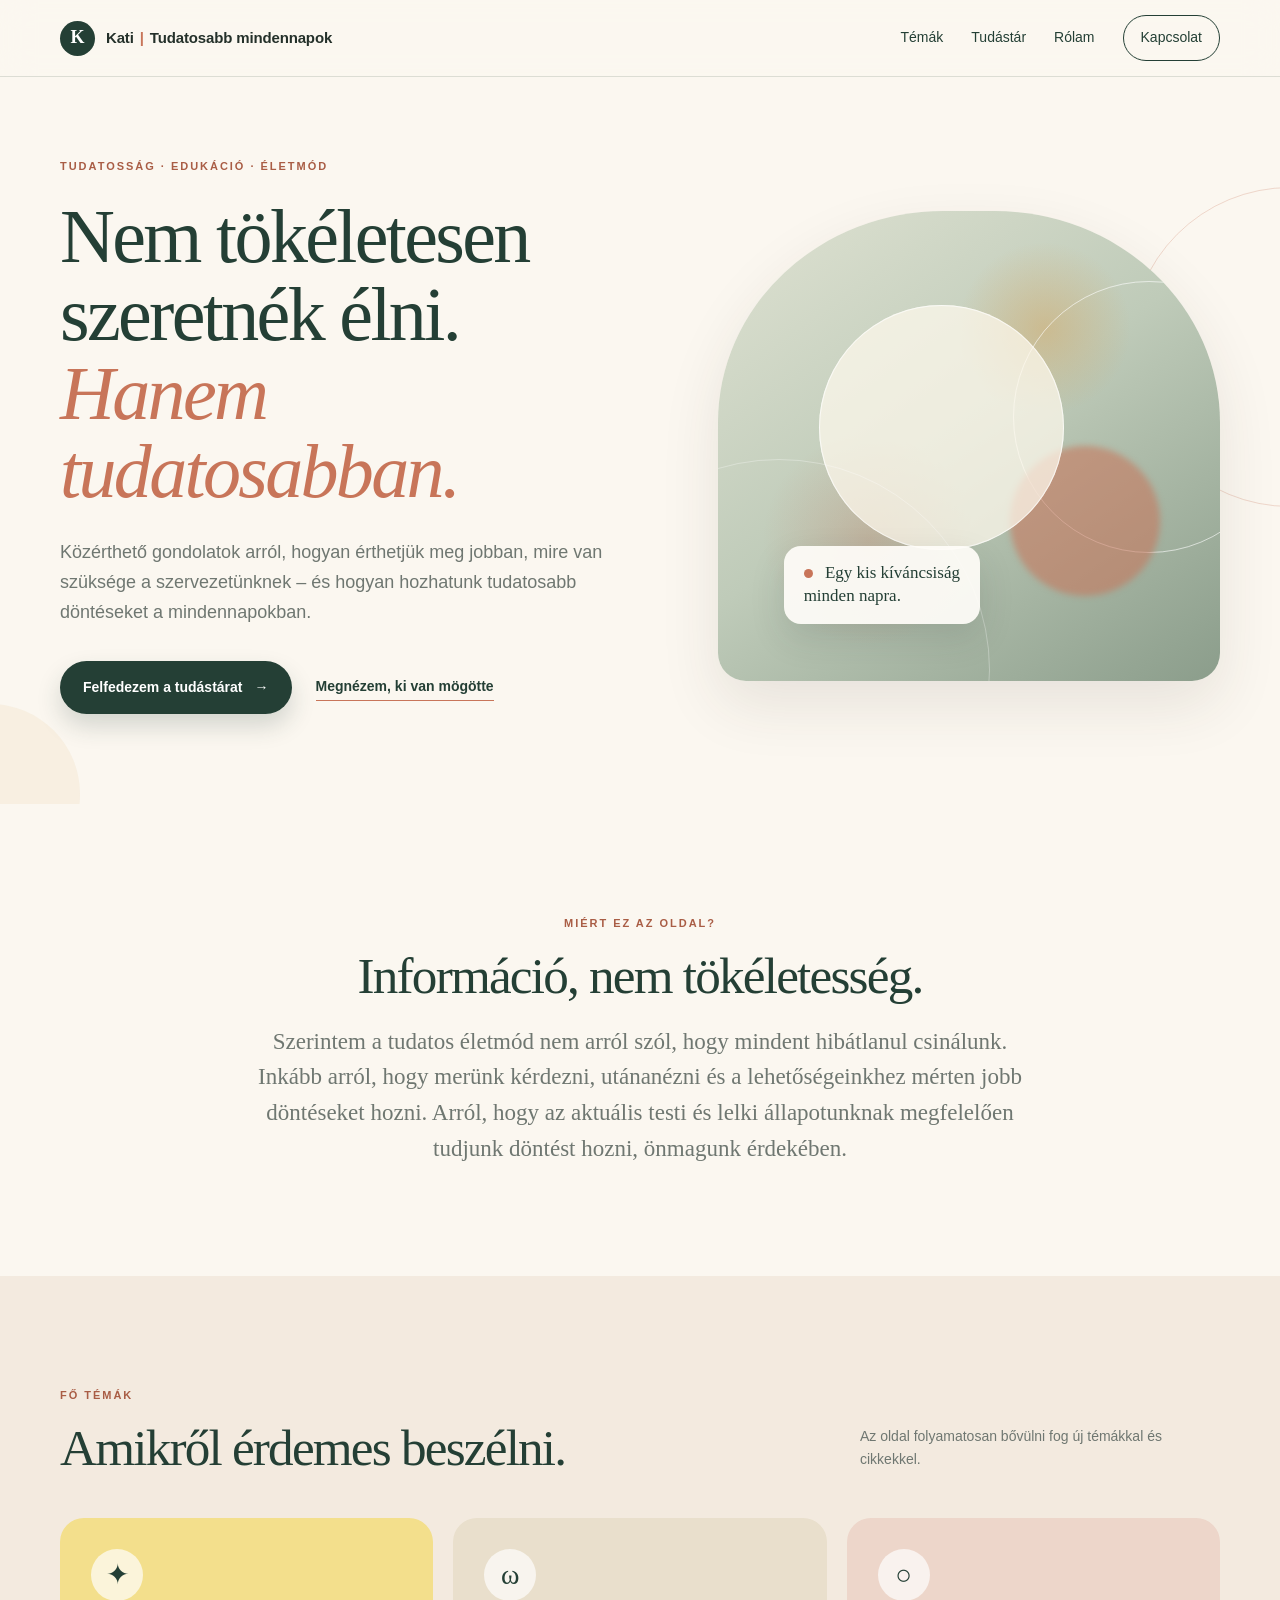
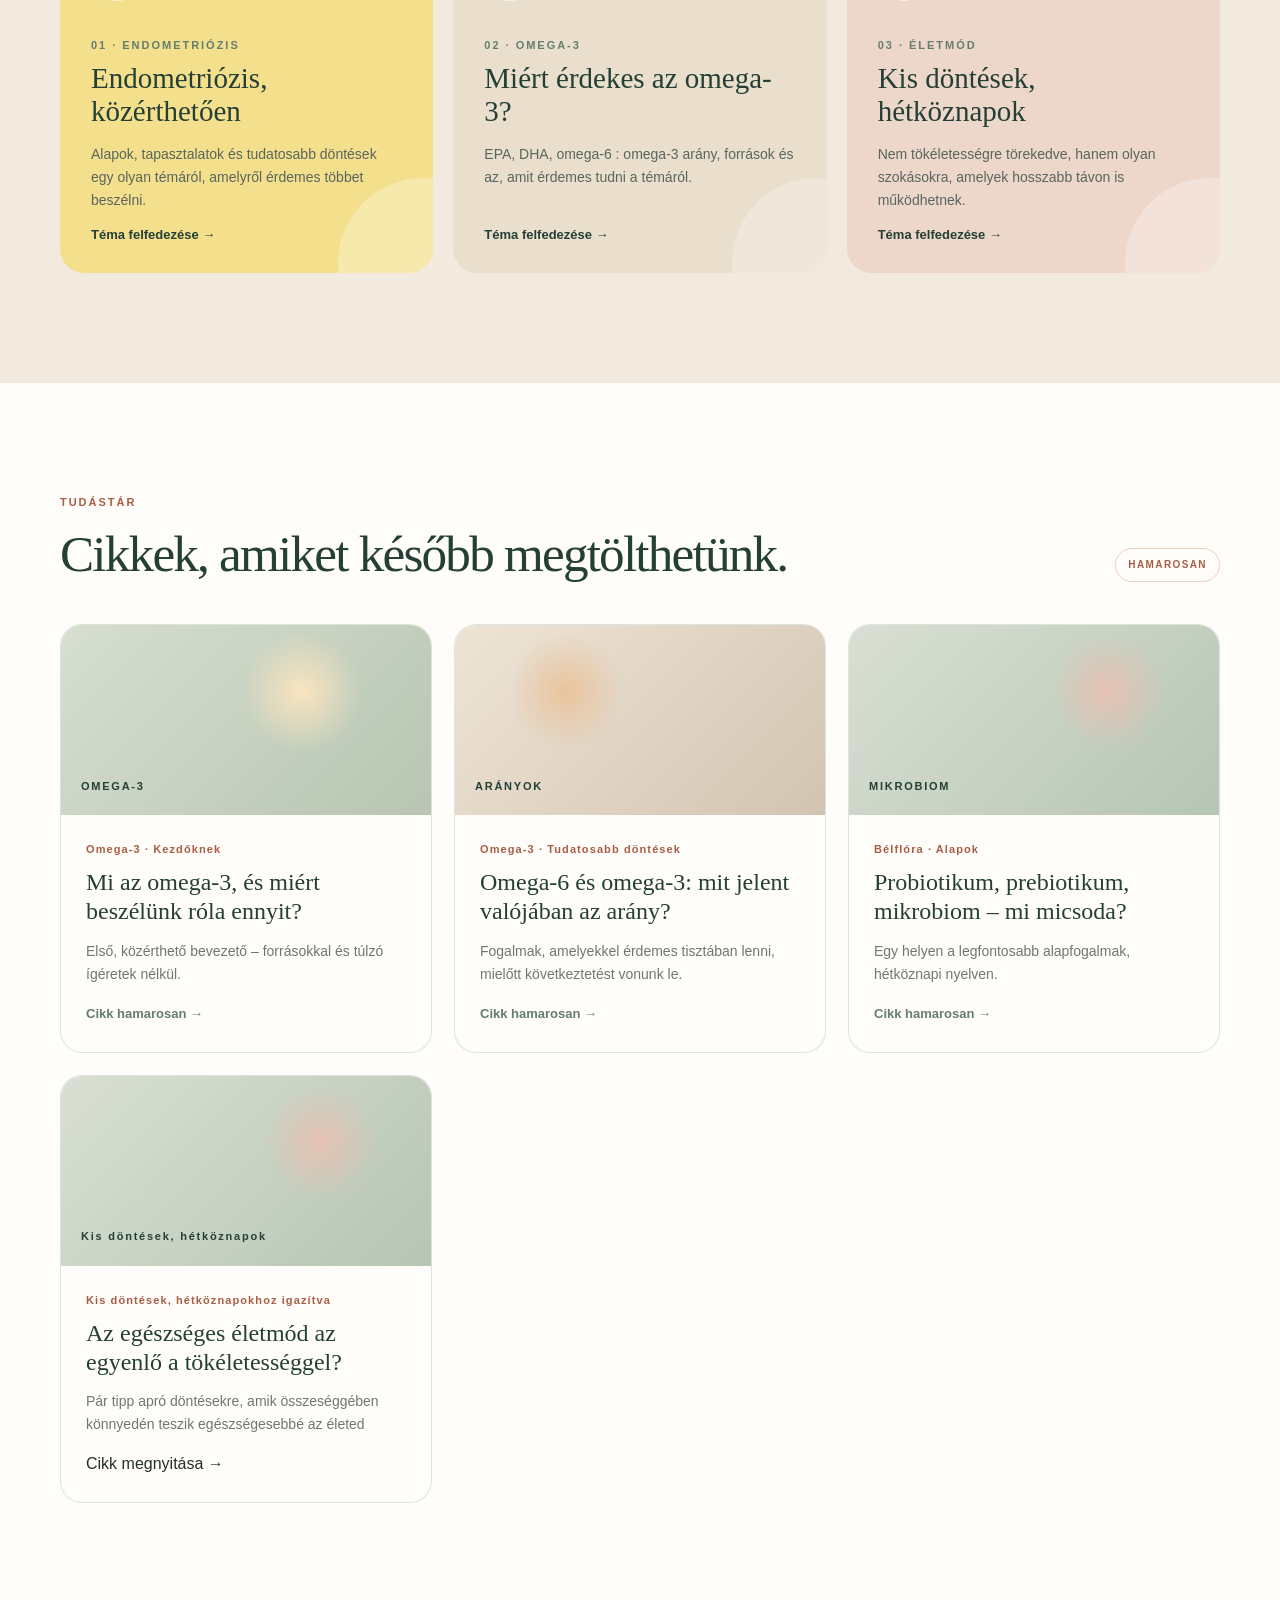
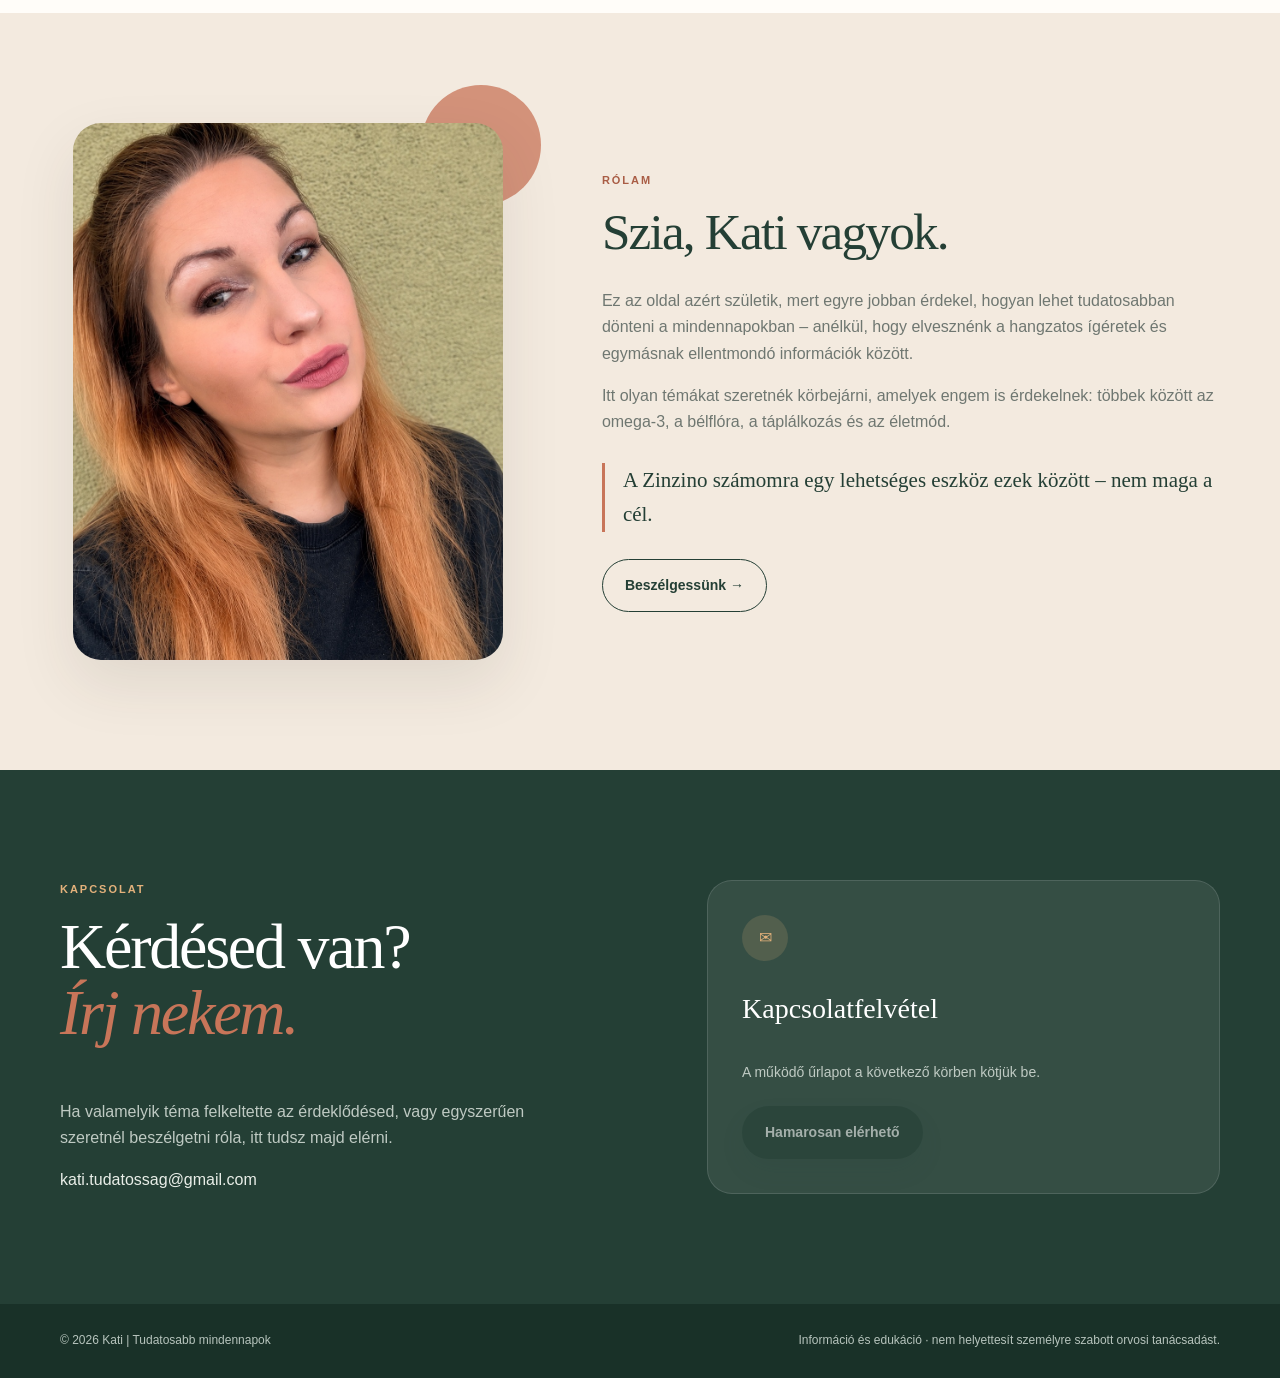
<file: index.html>
<!DOCTYPE html>
<html lang="hu">
<head>
  <meta charset="UTF-8">
  <meta name="viewport" content="width=device-width, initial-scale=1.0">
  <meta name="description" content="Kati | Tudatosabb mindennapok – közérthető írások táplálkozásról, omega-3-ról, bélflóráról és tudatosabb életmódról.">
  <title>Kati | Tudatosabb mindennapok</title>
  <link rel="stylesheet" href="styles.css">
</head>
<body>

  <header class="site-header">
    <div class="container nav-wrap">
      <a class="brand" href="#top">
        <span class="brand-mark">K</span>
        <span>Kati <strong>|</strong> Tudatosabb mindennapok</span>
      </a>

      <nav class="nav">
        <a href="#temak">Témák</a>
        <a href="#tudastar">Tudástár</a>
        <a href="#rolam">Rólam</a>
        <a class="nav-cta" href="#kapcsolat">Kapcsolat</a>
      </nav>
    </div>
  </header>

  <main id="top">

    <section class="hero">
      <div class="hero-decoration hero-decoration-one"></div>
      <div class="hero-decoration hero-decoration-two"></div>

      <div class="container hero-grid">
        <div class="hero-copy">
          <p class="eyebrow">TUDATOSSÁG · EDUKÁCIÓ · ÉLETMÓD</p>
          <h1>Nem tökéletesen szeretnék élni.<br><em>Hanem tudatosabban.</em></h1>
          <p class="hero-text">
            Közérthető gondolatok arról, hogyan érthetjük meg jobban,
            mire van szüksége a szervezetünknek – és hogyan hozhatunk
            tudatosabb döntéseket a mindennapokban.
          </p>
          <div class="hero-actions">
            <a class="button button-primary" href="#tudastar">Felfedezem a tudástárat <span>→</span></a>
            <a class="text-link" href="#rolam">Megnézem, ki van mögötte</a>
          </div>
        </div>

        <div class="hero-visual">
          <div class="hero-card">
            <div class="hero-card-glow"></div>
            <div class="hero-leaf leaf-one"></div>
            <div class="hero-leaf leaf-two"></div>
            <div class="hero-circle"></div>
            <div class="hero-note">
              <span class="note-dot"></span>
              Egy kis kíváncsiság<br>minden napra.
            </div>
          </div>
        </div>
      </div>
    </section>

    <section class="intro section">
      <div class="container narrow">
        <p class="section-kicker">MIÉRT EZ AZ OLDAL?</p>
        <h2>Információ, nem tökéletesség.</h2>
        <p class="lead">
          Szerintem a tudatos életmód nem arról szól, hogy mindent hibátlanul
          csinálunk. Inkább arról, hogy merünk kérdezni, utánanézni és a
          lehetőségeinkhez mérten jobb döntéseket hozni.
          Arról, hogy az aktuális testi és lelki állapotunknak megfelelően tudjunk 
          döntést hozni, önmagunk érdekében.
        </p>
      </div>
    </section>

    <section id="temak" class="topics section section-soft">
      <div class="container">
        <div class="section-heading">
          <div>
            <p class="section-kicker">FŐ TÉMÁK</p>
            <h2>Amikről érdemes beszélni.</h2>
          </div>
          <p class="section-description">Az oldal folyamatosan bővülni fog új témákkal és cikkekkel.</p>
        </div>

        <div class="topic-grid">
          <article class="topic-card topic-endometriosis">
            <span class="topic-icon">✦</span>
            <p class="card-label">01 · ENDOMETRIÓZIS</p>
            <h3>Endometriózis, közérthetően</h3>
            <p>Alapok, tapasztalatok és tudatosabb döntések egy olyan témáról, amelyről érdemes többet beszélni.</p>
            <a href="endometriozis.html">Téma felfedezése <span>→</span></a>
          </article>

          <article class="topic-card topic-omega">
            <span class="topic-icon">ω</span>
            <p class="card-label">02 · OMEGA-3</p>
            <h3>Miért érdekes az omega-3?</h3>
            <p>EPA, DHA, omega-6 : omega-3 arány, források és az, amit érdemes tudni a témáról.</p>
            <a href="omega-3.html">Téma felfedezése <span>→</span></a>
          </article>

          <article class="topic-card topic-lifestyle">
            <span class="topic-icon">○</span>
            <p class="card-label">03 · ÉLETMÓD</p>
            <h3>Kis döntések, hétköznapok</h3>
            <p>Nem tökéletességre törekedve, hanem olyan szokásokra, amelyek hosszabb távon is működhetnek.</p>
            <a href="eletmod.html">Téma felfedezése <span>→</span></a>
          </article>
        </div>
      </div>
    </section>

    <section id="tudastar" class="articles section">
      <div class="container">
        <div class="section-heading">
          <div>
            <p class="section-kicker">TUDÁSTÁR</p>
            <h2>Cikkek, amiket később megtölthetünk.</h2>
          </div>
          <span class="coming-soon">HAMAROSAN</span>
        </div>

        <div class="article-grid">
          <article class="article-card">
            <div class="article-image article-image-omega">
              <span>OMEGA-3</span>
            </div>
            <div class="article-content">
              <p class="article-meta">Omega-3 · Kezdőknek</p>
              <h3>Mi az omega-3, és miért beszélünk róla ennyit?</h3>
              <p>Első, közérthető bevezető – forrásokkal és túlzó ígéretek nélkül.</p>
              <a href="#" class="disabled-link">Cikk hamarosan <span>→</span></a>
            </div>
          </article>

          <article class="article-card">
            <div class="article-image article-image-ratio">
              <span>ARÁNYOK</span>
            </div>
            <div class="article-content">
              <p class="article-meta">Omega-3 · Tudatosabb döntések</p>
              <h3>Omega-6 és omega-3: mit jelent valójában az arány?</h3>
              <p>Fogalmak, amelyekkel érdemes tisztában lenni, mielőtt következtetést vonunk le.</p>
              <a href="#" class="disabled-link">Cikk hamarosan <span>→</span></a>
            </div>
          </article>

          <article class="article-card">
            <div class="article-image article-image-gut">
              <span>MIKROBIOM</span>
            </div>
            <div class="article-content">
              <p class="article-meta">Bélflóra · Alapok</p>
              <h3>Probiotikum, prebiotikum, mikrobiom – mi micsoda?</h3>
              <p>Egy helyen a legfontosabb alapfogalmak, hétköznapi nyelven.</p>
              <a href="#" class="disabled-link">Cikk hamarosan <span>→</span></a>
            </div>
          </article>

              <article class="article-card">
            <div class="article-image article-image-gut">
              <span>Kis döntések, hétköznapok</span>
            </div>
            <div class="article-content">
              <p class="article-meta">Kis döntések, hétköznapokhoz igazítva</p>
              <h3>Az egészséges életmód az egyenlő a tökéletességgel?</h3>
              <p>Pár tipp apró döntésekre, amik összeséggében könnyedén teszik egészségesebbé az életed</p>
              <a href="kis-dontesek.html">Cikk megnyitása <span>→</span></a>
            </div>
          </article>          
        </div>
      </div>
    </section>

    <section id="rolam" class="about section section-soft">
      <div class="container about-grid">
        <div class="about-photo-wrap">
          <div class="about-accent"></div>
          <img src="assets/profile.jpg" alt="Kati portréja" class="about-photo">
        </div>

        <div class="about-copy">
          <p class="section-kicker">RÓLAM</p>
          <h2>Szia, Kati vagyok.</h2>
          <p>
            Ez az oldal azért születik, mert egyre jobban érdekel, hogyan lehet
            tudatosabban dönteni a mindennapokban – anélkül, hogy elvesznénk
            a hangzatos ígéretek és egymásnak ellentmondó információk között.
          </p>
          <p>
            Itt olyan témákat szeretnék körbejárni, amelyek engem is érdekelnek:
            többek között az omega-3, a bélflóra, a táplálkozás és az életmód.
          </p>
          <p class="highlight-text">
            A Zinzino számomra egy lehetséges eszköz ezek között – nem maga a cél.
          </p>
          <a class="button button-outline" href="#kapcsolat">Beszélgessünk →</a>
        </div>
      </div>
    </section>

    <section id="kapcsolat" class="contact section">
      <div class="container contact-box">
        <div class="contact-copy">
          <p class="section-kicker">KAPCSOLAT</p>
          <h2>Kérdésed van?<br><em>Írj nekem.</em></h2>
    <p>
  Ha valamelyik téma felkeltette az érdeklődésed, vagy egyszerűen szeretnél
  beszélgetni róla, itt tudsz majd elérni.
</p>

<a class="email-link" href="mailto:kati.tudatossag@gmail.com">
  kati.tudatossag@gmail.com
</a>
        </div>

        <div class="contact-placeholder">
          <span class="placeholder-icon">✉</span>
          <h3>Kapcsolatfelvétel</h3>
          <p>A működő űrlapot a következő körben kötjük be.</p>
          <button class="button button-primary" type="button" disabled>Hamarosan elérhető</button>
        </div>
      </div>
    </section>

  </main>

  <footer class="site-footer">
    <div class="container footer-wrap">
      <p>© 2026 Kati | Tudatosabb mindennapok</p>
      <p class="footer-note">Információ és edukáció · nem helyettesít személyre szabott orvosi tanácsadást.</p>
    </div>
  </footer>

</body>
</html>
</file>
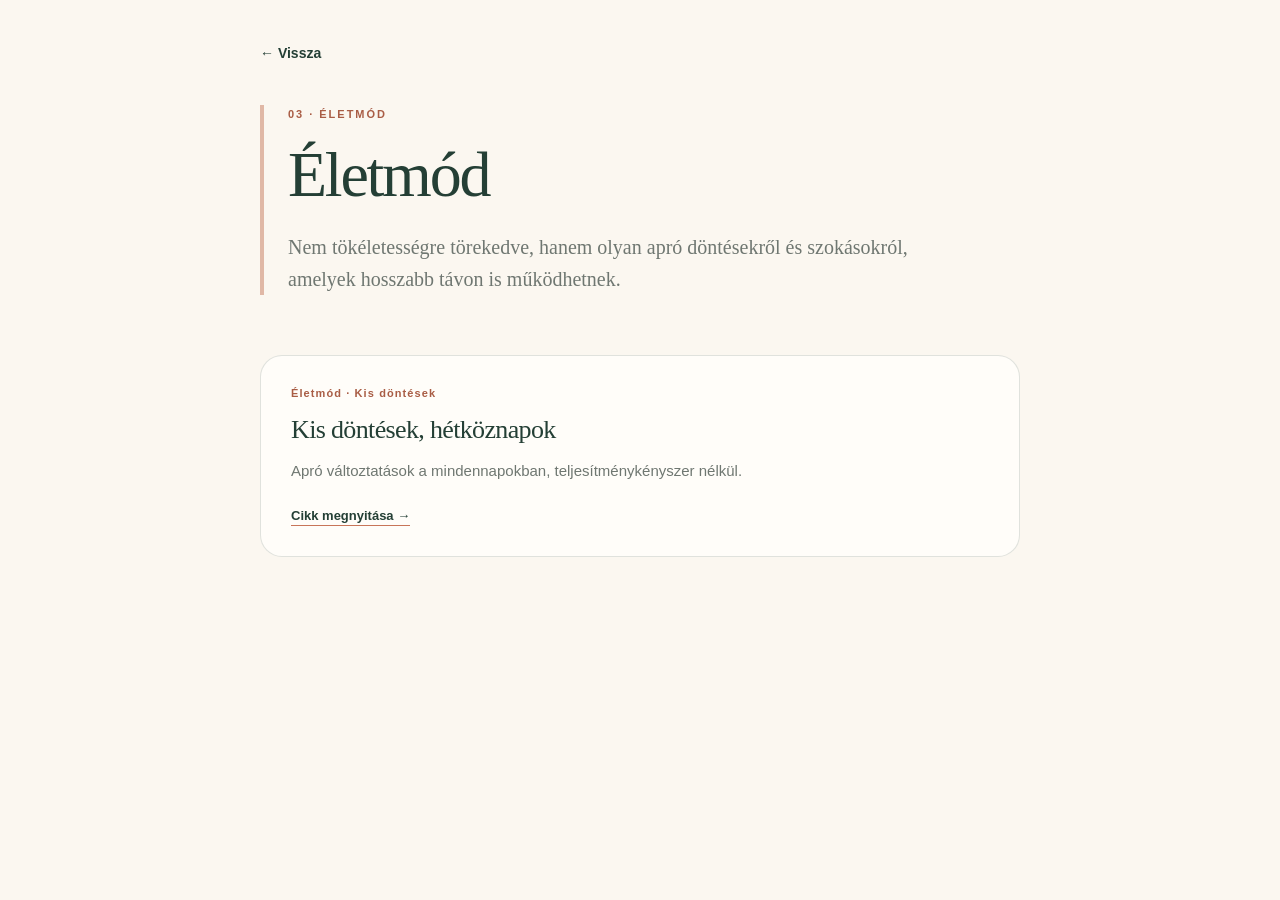
<file: eletmod.html>
<!DOCTYPE html>
<html lang="hu">
<head>
  <meta charset="UTF-8">
  <meta name="viewport" content="width=device-width, initial-scale=1.0">
  <meta name="description" content="Kati | Tudatosabb mindennapok – Életmód.">
  <title>Életmód | Kati</title>
  <link rel="stylesheet" href="styles.css">
</head>

<body>
  <article class="topic-page topic-page-lifestyle">
    <a href="index.html" class="back-button">← Vissza</a>

    <header class="topic-page-header">
      <p class="section-kicker">03 · ÉLETMÓD</p>
      <h1>Életmód</h1>
      <p class="topic-page-intro">Nem tökéletességre törekedve, hanem olyan apró döntésekről és szokásokról, amelyek hosszabb távon is működhetnek.</p>
    </header>

    <section class="topic-articles">
      <article class="topic-article-card">
        <p class="article-meta">Életmód · Kis döntések</p>
        <h2>Kis döntések, hétköznapok</h2>
        <p>Apró változtatások a mindennapokban, teljesítménykényszer nélkül.</p>
        <a href="kis-dontesek.html" class="topic-article-link">Cikk megnyitása <span>→</span></a>
      </article>
    </section>
  </article>
</body>
</html>
</file>
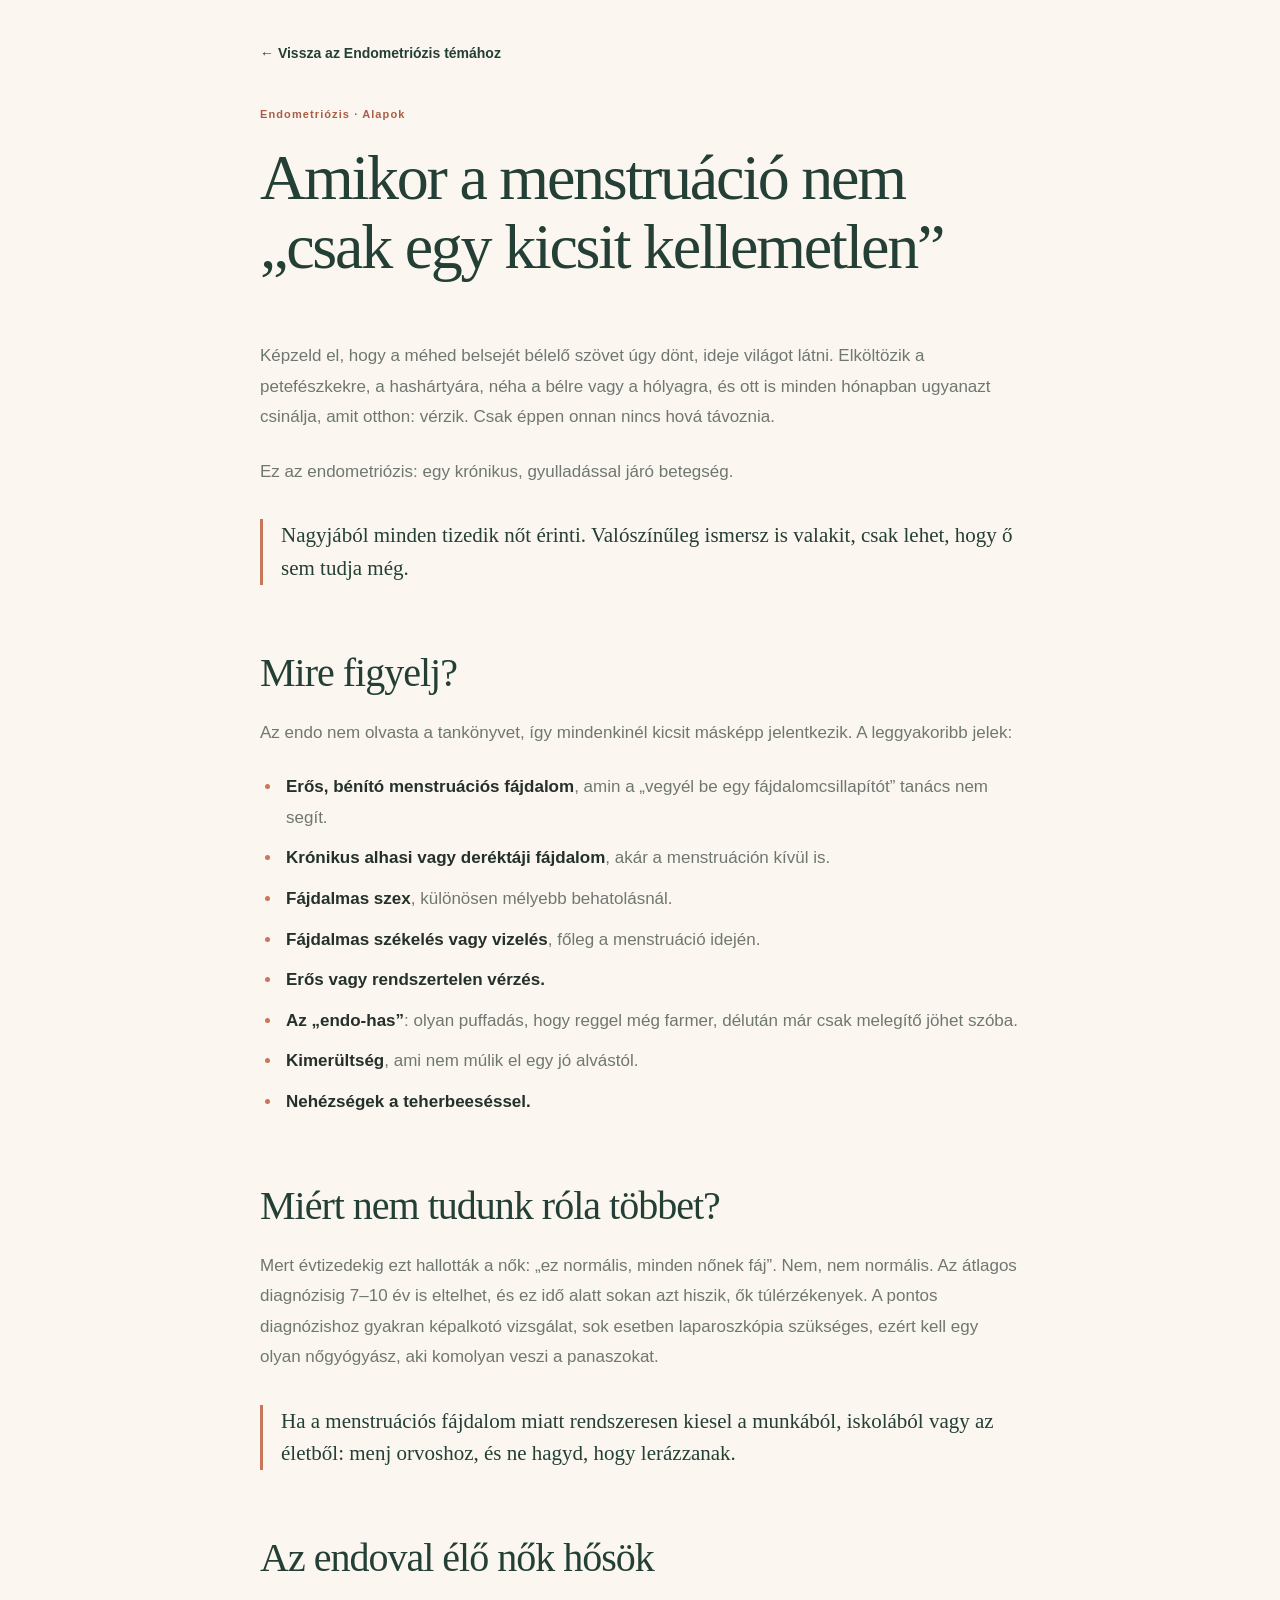
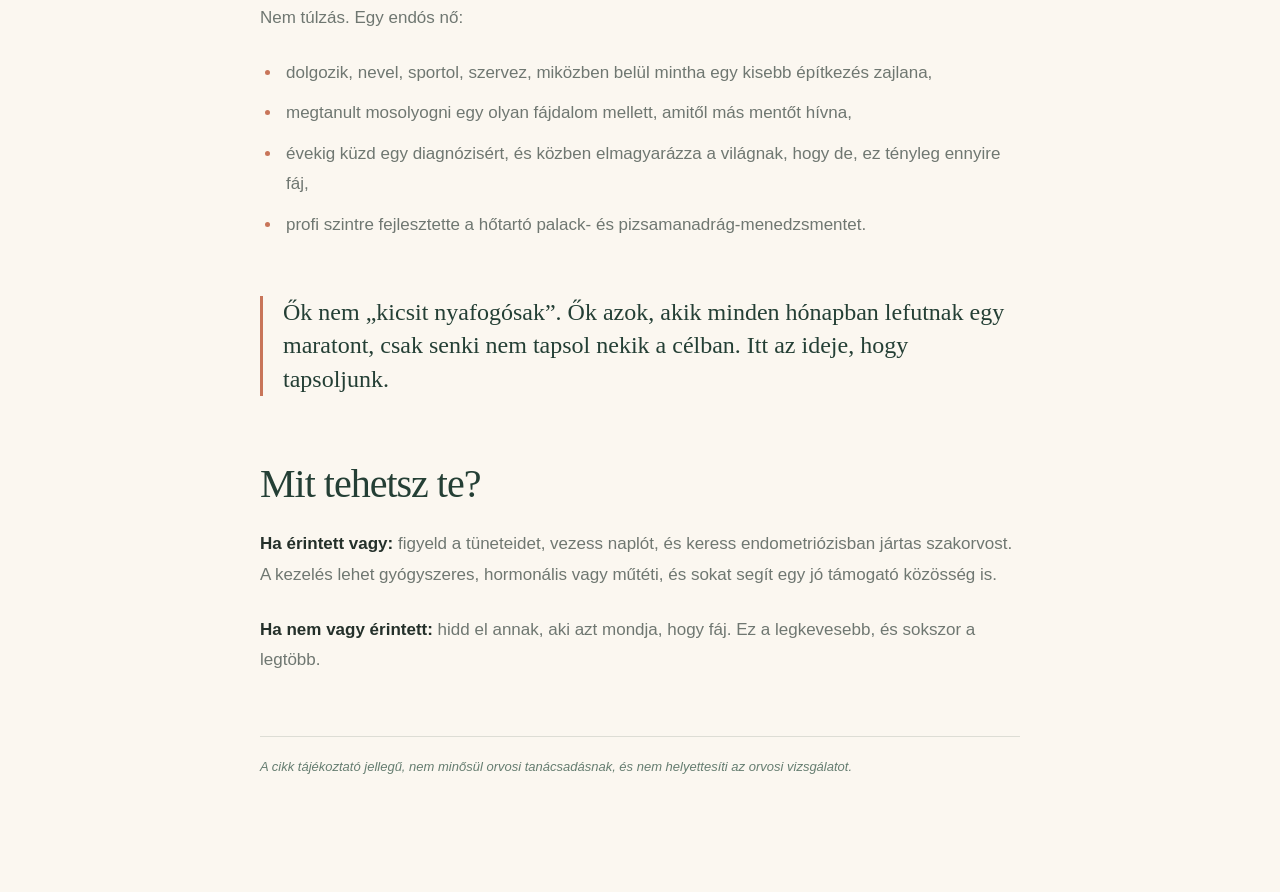
<file: endometriozis-cikk.html>
<!DOCTYPE html>
<html lang="hu">
<head>
  <meta charset="UTF-8">
  <meta name="viewport" content="width=device-width, initial-scale=1.0">
  <meta name="description" content="Kati | Tudatosabb mindennapok – Endometriózis: alapok, tünetek, és miért hősök az endoval élő nők.">
  <title>Amikor a menstruáció nem „csak egy kicsit kellemetlen” | Kati</title>
  <link rel="stylesheet" href="styles.css">
</head>

<body>
  <article>
    <a href="endometriozis.html" class="back-button">← Vissza az Endometriózis témához</a>

    <header>
      <p class="article-meta">Endometriózis · Alapok</p>
      <h1>Amikor a menstruáció nem „csak egy kicsit kellemetlen”</h1>
    </header>

    <p>Képzeld el, hogy a méhed belsejét bélelő szövet úgy dönt, ideje világot látni. Elköltözik a petefészkekre, a hashártyára, néha a bélre vagy a hólyagra, és ott is minden hónapban ugyanazt csinálja, amit otthon: vérzik. Csak éppen onnan nincs hová távoznia.</p>

    <p>Ez az endometriózis: egy krónikus, gyulladással járó betegség.</p>

    <p class="highlight-text">Nagyjából minden tizedik nőt érinti. Valószínűleg ismersz is valakit, csak lehet, hogy ő sem tudja még.</p>

    <section>
      <h2>Mire figyelj?</h2>
      <p>Az endo nem olvasta a tankönyvet, így mindenkinél kicsit másképp jelentkezik. A leggyakoribb jelek:</p>
      <ul>
        <li><strong>Erős, bénító menstruációs fájdalom</strong>, amin a „vegyél be egy fájdalomcsillapítót” tanács nem segít.</li>
        <li><strong>Krónikus alhasi vagy deréktáji fájdalom</strong>, akár a menstruáción kívül is.</li>
        <li><strong>Fájdalmas szex</strong>, különösen mélyebb behatolásnál.</li>
        <li><strong>Fájdalmas székelés vagy vizelés</strong>, főleg a menstruáció idején.</li>
        <li><strong>Erős vagy rendszertelen vérzés.</strong></li>
        <li><strong>Az „endo-has”</strong>: olyan puffadás, hogy reggel még farmer, délután már csak melegítő jöhet szóba.</li>
        <li><strong>Kimerültség</strong>, ami nem múlik el egy jó alvástól.</li>
        <li><strong>Nehézségek a teherbeeséssel.</strong></li>
      </ul>
    </section>

    <section>
      <h2>Miért nem tudunk róla többet?</h2>
      <p>Mert évtizedekig ezt hallották a nők: „ez normális, minden nőnek fáj”. Nem, nem normális. Az átlagos diagnózisig 7–10 év is eltelhet, és ez idő alatt sokan azt hiszik, ők túlérzékenyek. A pontos diagnózishoz gyakran képalkotó vizsgálat, sok esetben laparoszkópia szükséges, ezért kell egy olyan nőgyógyász, aki komolyan veszi a panaszokat.</p>
      <p class="highlight-text">Ha a menstruációs fájdalom miatt rendszeresen kiesel a munkából, iskolából vagy az életből: menj orvoshoz, és ne hagyd, hogy lerázzanak.</p>
    </section>

    <section>
      <h2>Az endoval élő nők hősök</h2>
      <p>Nem túlzás. Egy endós nő:</p>
      <ul>
        <li>dolgozik, nevel, sportol, szervez, miközben belül mintha egy kisebb építkezés zajlana,</li>
        <li>megtanult mosolyogni egy olyan fájdalom mellett, amitől más mentőt hívna,</li>
        <li>évekig küzd egy diagnózisért, és közben elmagyarázza a világnak, hogy de, ez tényleg ennyire fáj,</li>
        <li>profi szintre fejlesztette a hőtartó palack- és pizsamanadrág-menedzsmentet.</li>
      </ul>
      <h3>Ők nem „kicsit nyafogósak”. Ők azok, akik minden hónapban lefutnak egy maratont, csak senki nem tapsol nekik a célban. Itt az ideje, hogy tapsoljunk.</h3>
    </section>

    <section>
      <h2>Mit tehetsz te?</h2>
      <p><strong>Ha érintett vagy:</strong> figyeld a tüneteidet, vezess naplót, és keress endometriózisban jártas szakorvost. A kezelés lehet gyógyszeres, hormonális vagy műtéti, és sokat segít egy jó támogató közösség is.</p>
      <p><strong>Ha nem vagy érintett:</strong> hidd el annak, aki azt mondja, hogy fáj. Ez a legkevesebb, és sokszor a legtöbb.</p>
    </section>

    <p><small>A cikk tájékoztató jellegű, nem minősül orvosi tanácsadásnak, és nem helyettesíti az orvosi vizsgálatot.</small></p>
  </article>
</body>
</html>
</file>
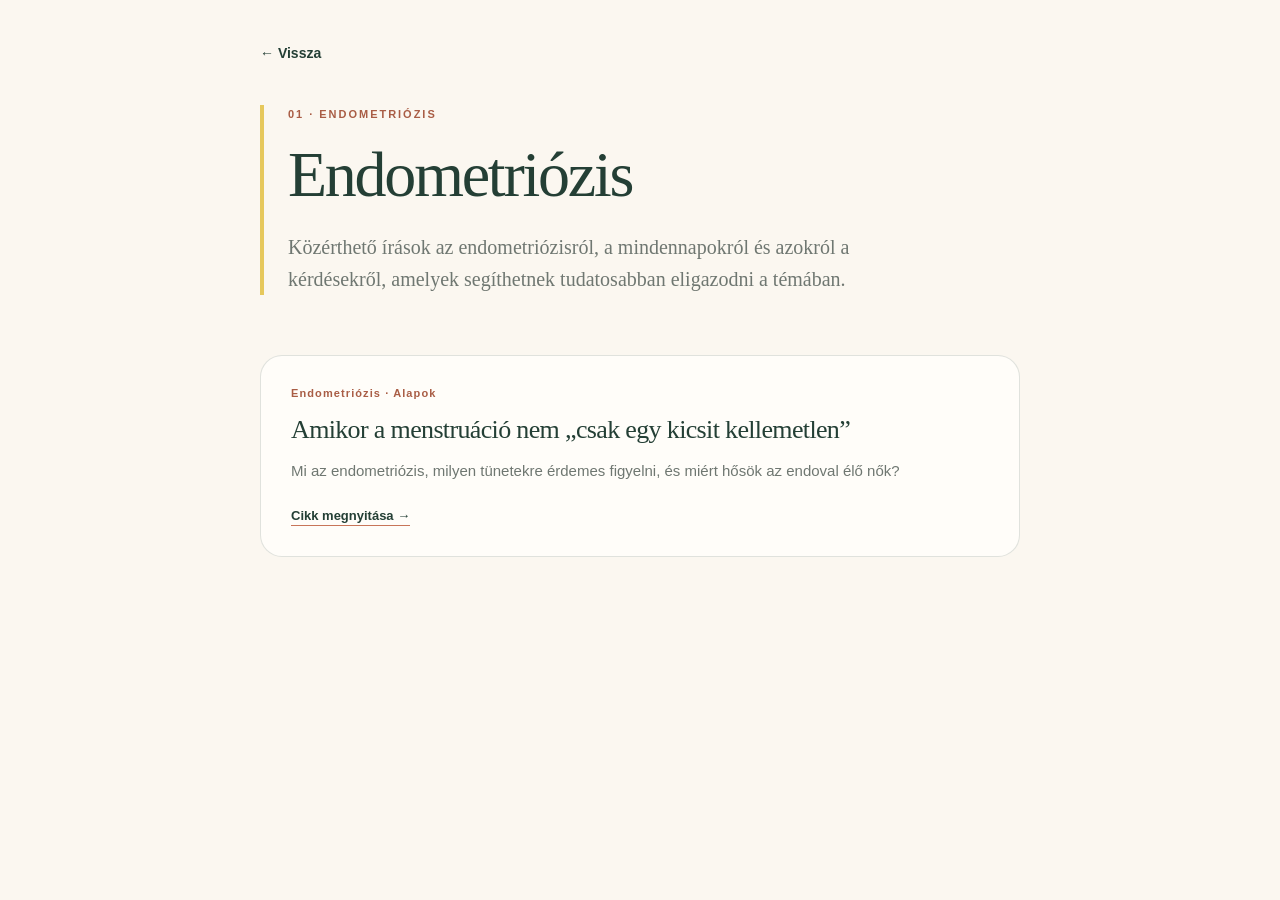
<file: endometriozis.html>
<!DOCTYPE html>
<html lang="hu">
<head>
  <meta charset="UTF-8">
  <meta name="viewport" content="width=device-width, initial-scale=1.0">
  <meta name="description" content="Kati | Tudatosabb mindennapok – Endometriózis.">
  <title>Endometriózis | Kati</title>
  <link rel="stylesheet" href="styles.css">
</head>

<body>
  <article class="topic-page topic-page-endometriosis">
    <a href="index.html" class="back-button">← Vissza</a>

    <header class="topic-page-header">
      <p class="section-kicker">01 · ENDOMETRIÓZIS</p>
      <h1>Endometriózis</h1>
      <p class="topic-page-intro">Közérthető írások az endometriózisról, a mindennapokról és azokról a kérdésekről, amelyek segíthetnek tudatosabban eligazodni a témában.</p>
    </header>

    <section class="topic-articles">
      <article class="topic-article-card">
        <p class="article-meta">Endometriózis · Alapok</p>
          <h2>Amikor a menstruáció nem „csak egy kicsit kellemetlen”</h2>
        <p>Mi az endometriózis, milyen tünetekre érdemes figyelni, és miért hősök az endoval élő nők?</p>
        <a href="endometriozis-cikk.html" class="topic-article-link">Cikk megnyitása <span>→</span></a>
      </article>
    </section>
  </article>
</body>
</html>
</file>
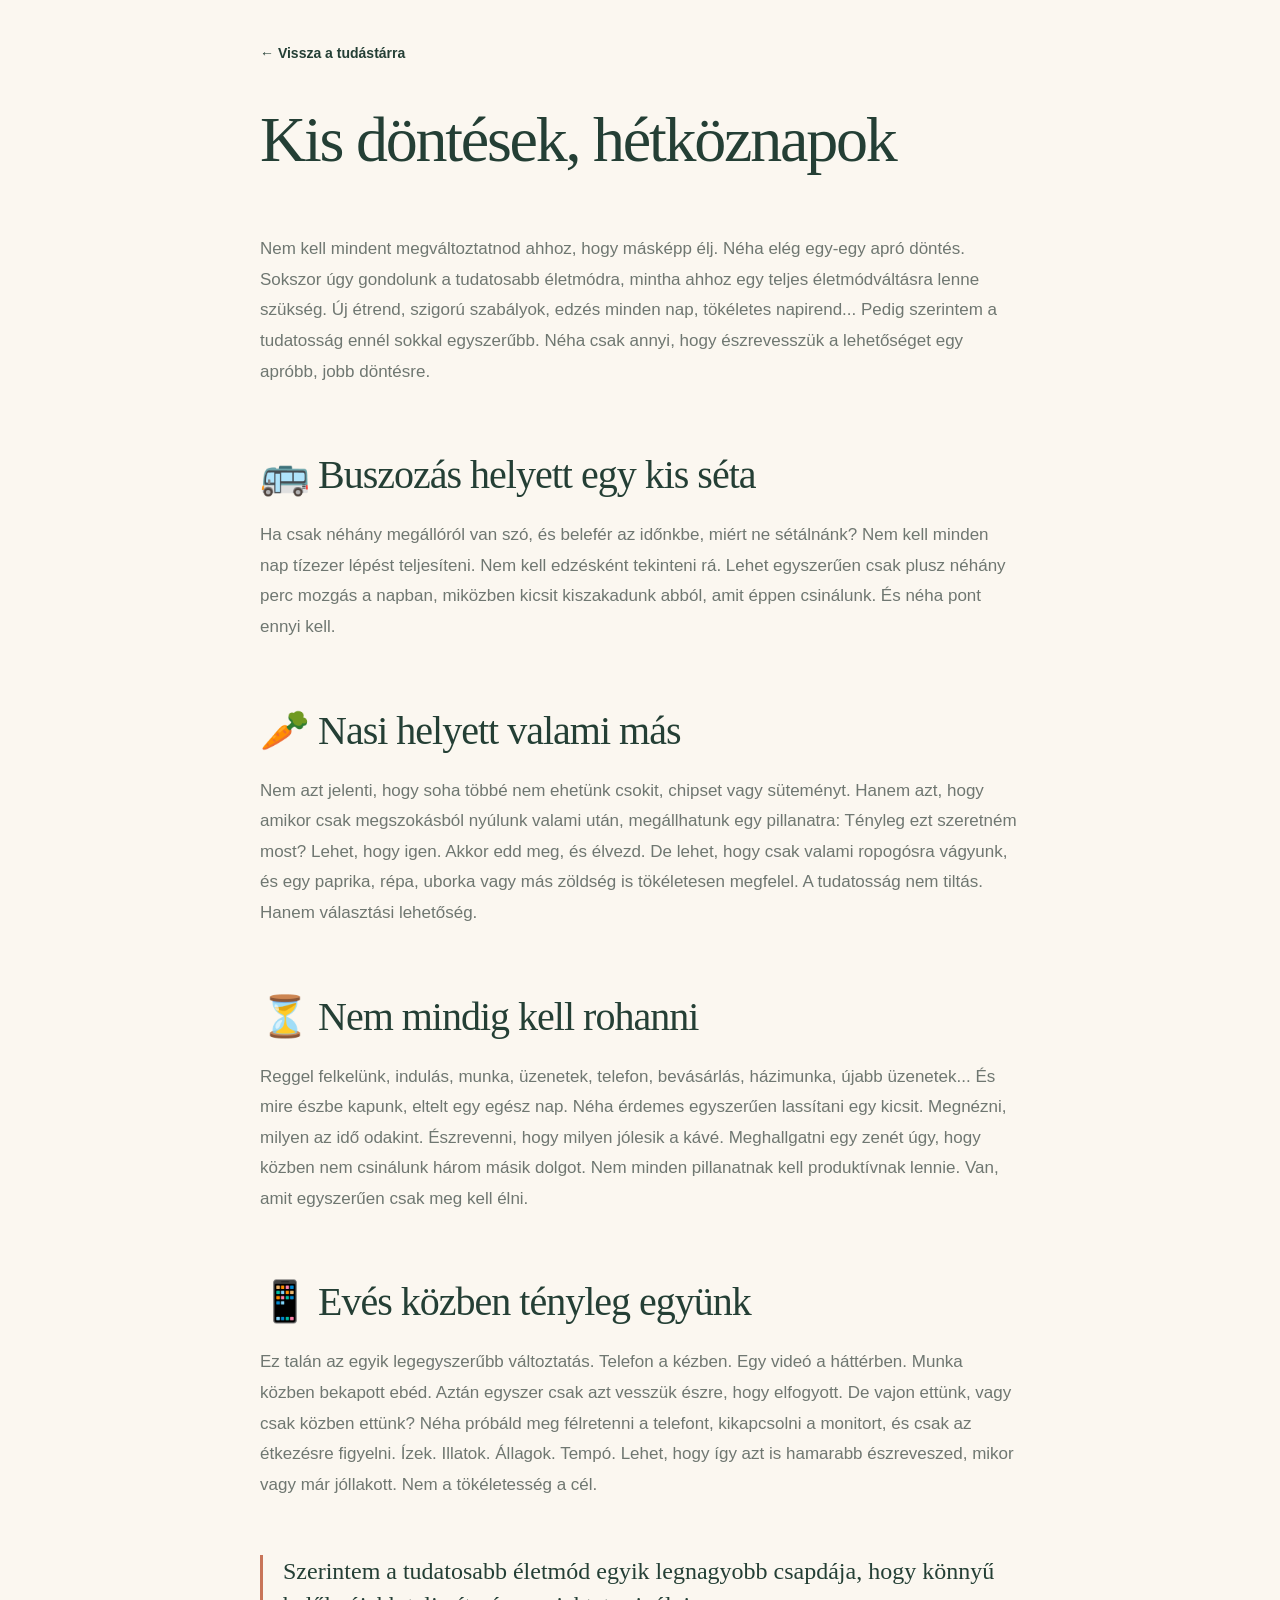
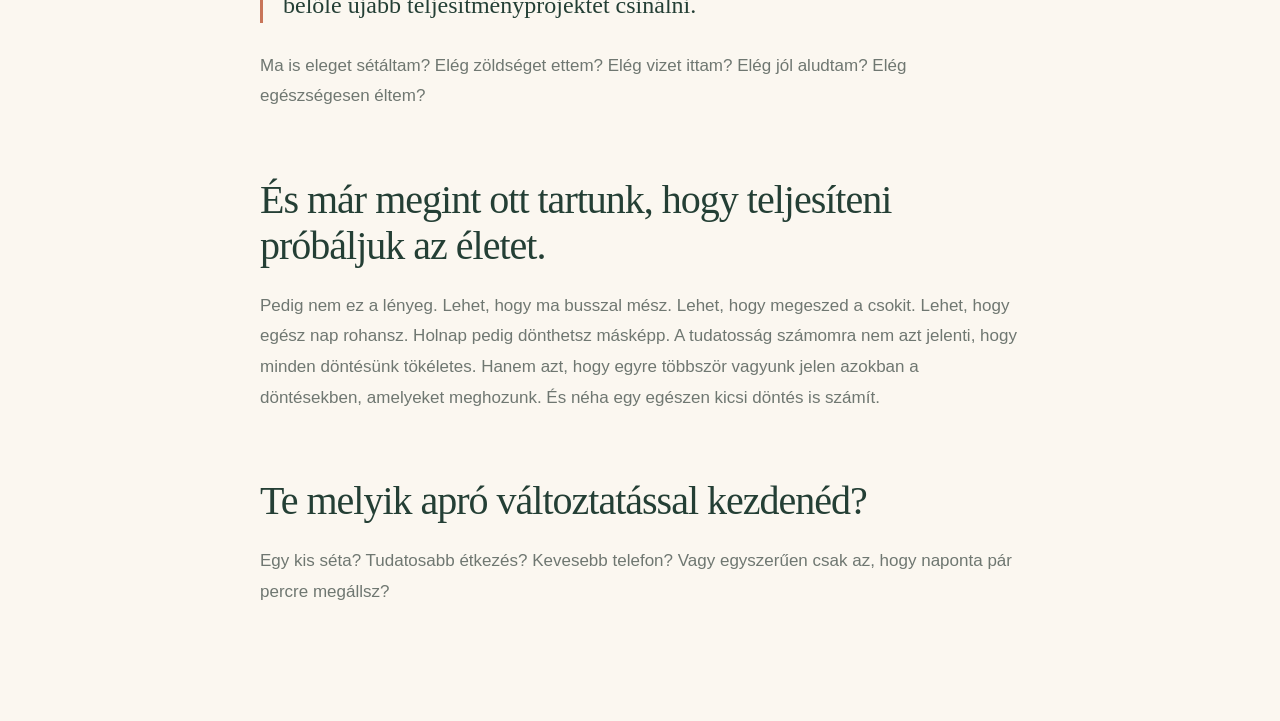
<file: kis-dontesek.html>
<!DOCTYPE html>
<html lang="hu">

<head>
  <meta charset="UTF-8">
  <meta name="viewport" content="width=device-width, initial-scale=1.0">
  <title>Kis döntések, hétköznapok | Kati</title>
  <link rel="stylesheet" href="styles.css">
</head>

<body>

  <article>
<a href="index.html" class="back-button">← Vissza a tudástárra</a>
  <header>
    <h1>Kis döntések, hétköznapok</h1>
  </header>

 <p>
     Nem kell mindent megváltoztatnod ahhoz, hogy másképp élj. Néha elég egy-egy apró döntés. 
     
     Sokszor úgy gondolunk a tudatosabb életmódra, mintha ahhoz egy teljes életmódváltásra lenne szükség. Új étrend,
        szigorú szabályok, edzés minden nap, tökéletes napirend...
     
     Pedig szerintem a tudatosság ennél sokkal egyszerűbb. 
     
     Néha csak annyi, hogy észrevesszük a lehetőséget egy apróbb, jobb döntésre.
 </p>

<section>
    <h2>🚌 Buszozás helyett egy kis séta </h2>

<p>
    Ha csak néhány megállóról van szó, és belefér az időnkbe, miért ne sétálnánk?
    
     Nem kell minden nap tízezer lépést teljesíteni. Nem kell edzésként tekinteni rá.
    
    Lehet egyszerűen csak plusz néhány perc mozgás a napban, miközben kicsit kiszakadunk abból, amit éppen csinálunk.
    
    És néha pont ennyi kell.
</p>
</section>

<section>
<h2>🥕 Nasi helyett valami más</h2>

<p>
    Nem azt jelenti, hogy soha többé nem ehetünk csokit, chipset vagy süteményt.
    
    Hanem azt, hogy amikor csak megszokásból nyúlunk valami után, megállhatunk egy pillanatra:
    
    Tényleg ezt szeretném most?
    
    Lehet, hogy igen. Akkor edd meg, és élvezd.
    
    De lehet, hogy csak valami ropogósra vágyunk, és egy paprika, répa, uborka vagy más zöldség is tökéletesen megfelel.
    
    A tudatosság nem tiltás. Hanem választási lehetőség.
</p>

</section>

<section>
<h2>⏳ Nem mindig kell rohanni</h2>

<p>
    Reggel felkelünk, indulás, munka, üzenetek, telefon, bevásárlás, házimunka, újabb üzenetek...
    
    És mire észbe kapunk, eltelt egy egész nap.
    
    Néha érdemes egyszerűen lassítani egy kicsit.
    
    Megnézni, milyen az idő odakint. Észrevenni, hogy milyen jólesik a kávé. Meghallgatni egy zenét úgy,
     hogy közben nem csinálunk három másik dolgot.
    
    Nem minden pillanatnak kell produktívnak lennie.
    
    Van, amit egyszerűen csak meg kell élni.
</p>

</section>

<section>

<h2>📱 Evés közben tényleg együnk</h2>

<p>Ez talán az egyik legegyszerűbb változtatás.


    Telefon a kézben. Egy videó a háttérben. Munka közben bekapott ebéd.
    
    Aztán egyszer csak azt vesszük észre, hogy elfogyott.
    
    De vajon ettünk, vagy csak közben ettünk?
    
    Néha próbáld meg félretenni a telefont, kikapcsolni a monitort, és csak az étkezésre figyelni.
    
    Ízek. Illatok. Állagok. Tempó.
    
    Lehet, hogy így azt is hamarabb észreveszed, mikor vagy már jóllakott.
    
    Nem a tökéletesség a cél.
</p>

<h3>Szerintem a tudatosabb életmód egyik legnagyobb csapdája, hogy könnyű belőle újabb teljesítményprojektet csinálni.</h3>

<p>
    Ma is eleget sétáltam?
    Elég zöldséget ettem?
    Elég vizet ittam?
    Elég jól aludtam?
    Elég egészségesen éltem?
</p>
</section>

<section>

<h2>És már megint ott tartunk, hogy teljesíteni próbáljuk az életet.</h2>

<p>
    Pedig nem ez a lényeg.
    
    Lehet, hogy ma busszal mész.
    Lehet, hogy megeszed a csokit.
    Lehet, hogy egész nap rohansz.
    
    Holnap pedig dönthetsz másképp.
    
    A tudatosság számomra nem azt jelenti, hogy minden döntésünk tökéletes.
    
    Hanem azt, hogy egyre többször vagyunk jelen azokban a döntésekben, amelyeket meghozunk.
    
    És néha egy egészen kicsi döntés is számít.
</p>

</section>

<section>

<h2>    Te melyik apró változtatással kezdenéd? </h2>
   <p>Egy kis séta? Tudatosabb étkezés? Kevesebb telefon? Vagy egyszerűen csak az, hogy naponta pár percre megállsz?</p> 

</section>

  </article>

</body>
</html>
</file>
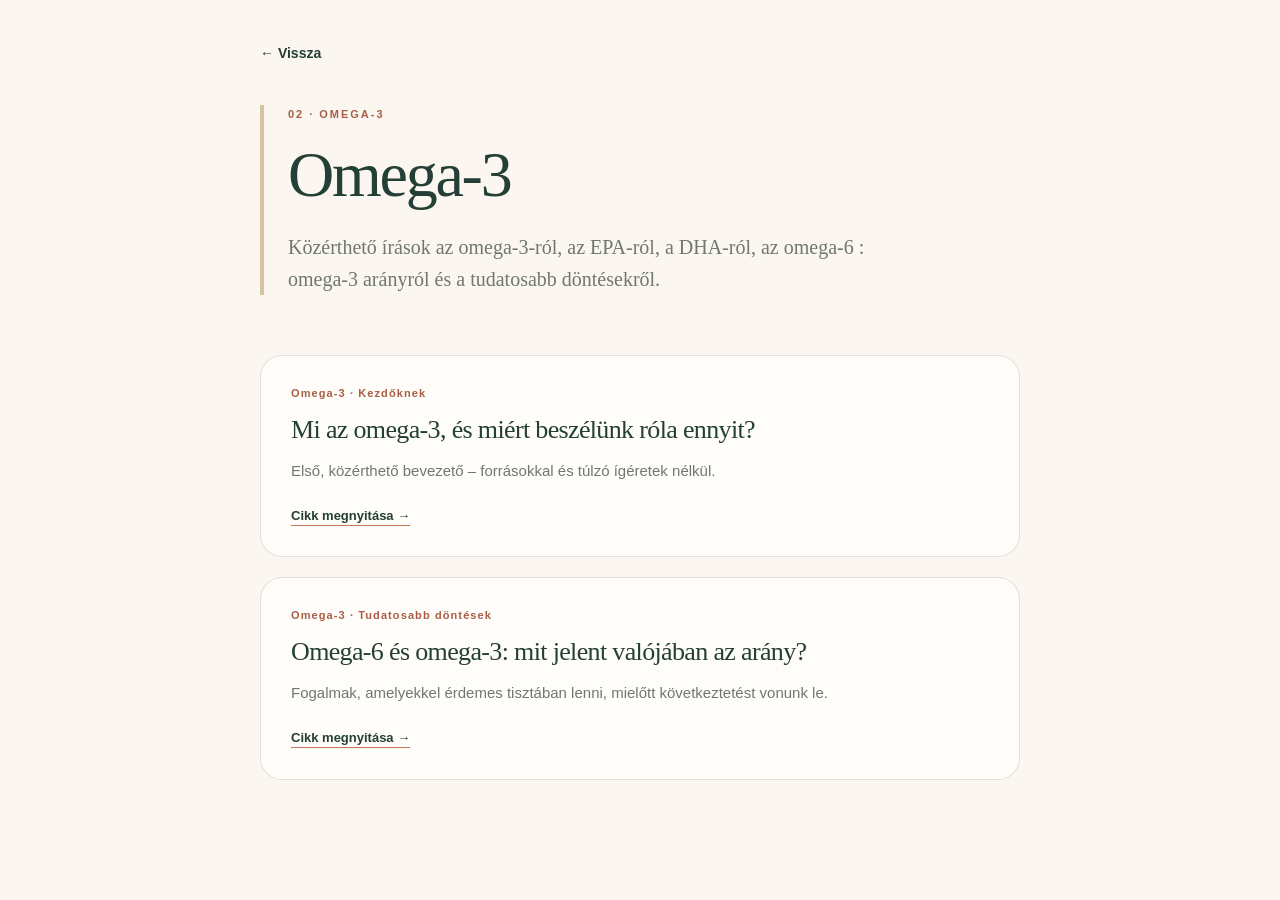
<file: omega-3.html>
<!DOCTYPE html>
<html lang="hu">
<head>
  <meta charset="UTF-8">
  <meta name="viewport" content="width=device-width, initial-scale=1.0">
  <meta name="description" content="Kati | Tudatosabb mindennapok – Omega-3.">
  <title>Omega-3 | Kati</title>
  <link rel="stylesheet" href="styles.css">
</head>

<body>
  <article class="topic-page topic-page-omega">
    <a href="index.html" class="back-button">← Vissza</a>

    <header class="topic-page-header">
      <p class="section-kicker">02 · OMEGA-3</p>
      <h1>Omega-3</h1>
      <p class="topic-page-intro">Közérthető írások az omega-3-ról, az EPA-ról, a DHA-ról, az omega-6 : omega-3 arányról és a tudatosabb döntésekről.</p>
    </header>

    <section class="topic-articles">
      <article class="topic-article-card">
        <p class="article-meta">Omega-3 · Kezdőknek</p>
        <h2>Mi az omega-3, és miért beszélünk róla ennyit?</h2>
        <p>Első, közérthető bevezető – forrásokkal és túlzó ígéretek nélkül.</p>
        <a href="#" class="topic-article-link">Cikk megnyitása <span>→</span></a>
      </article>
      <article class="topic-article-card">
        <p class="article-meta">Omega-3 · Tudatosabb döntések</p>
        <h2>Omega-6 és omega-3: mit jelent valójában az arány?</h2>
        <p>Fogalmak, amelyekkel érdemes tisztában lenni, mielőtt következtetést vonunk le.</p>
        <a href="omega-6-omega-3-arany.html" class="topic-article-link">
  Cikk megnyitása <span>→</span>
</a>
      </article>
    </section>
  </article>
</body>
</html>
</file>
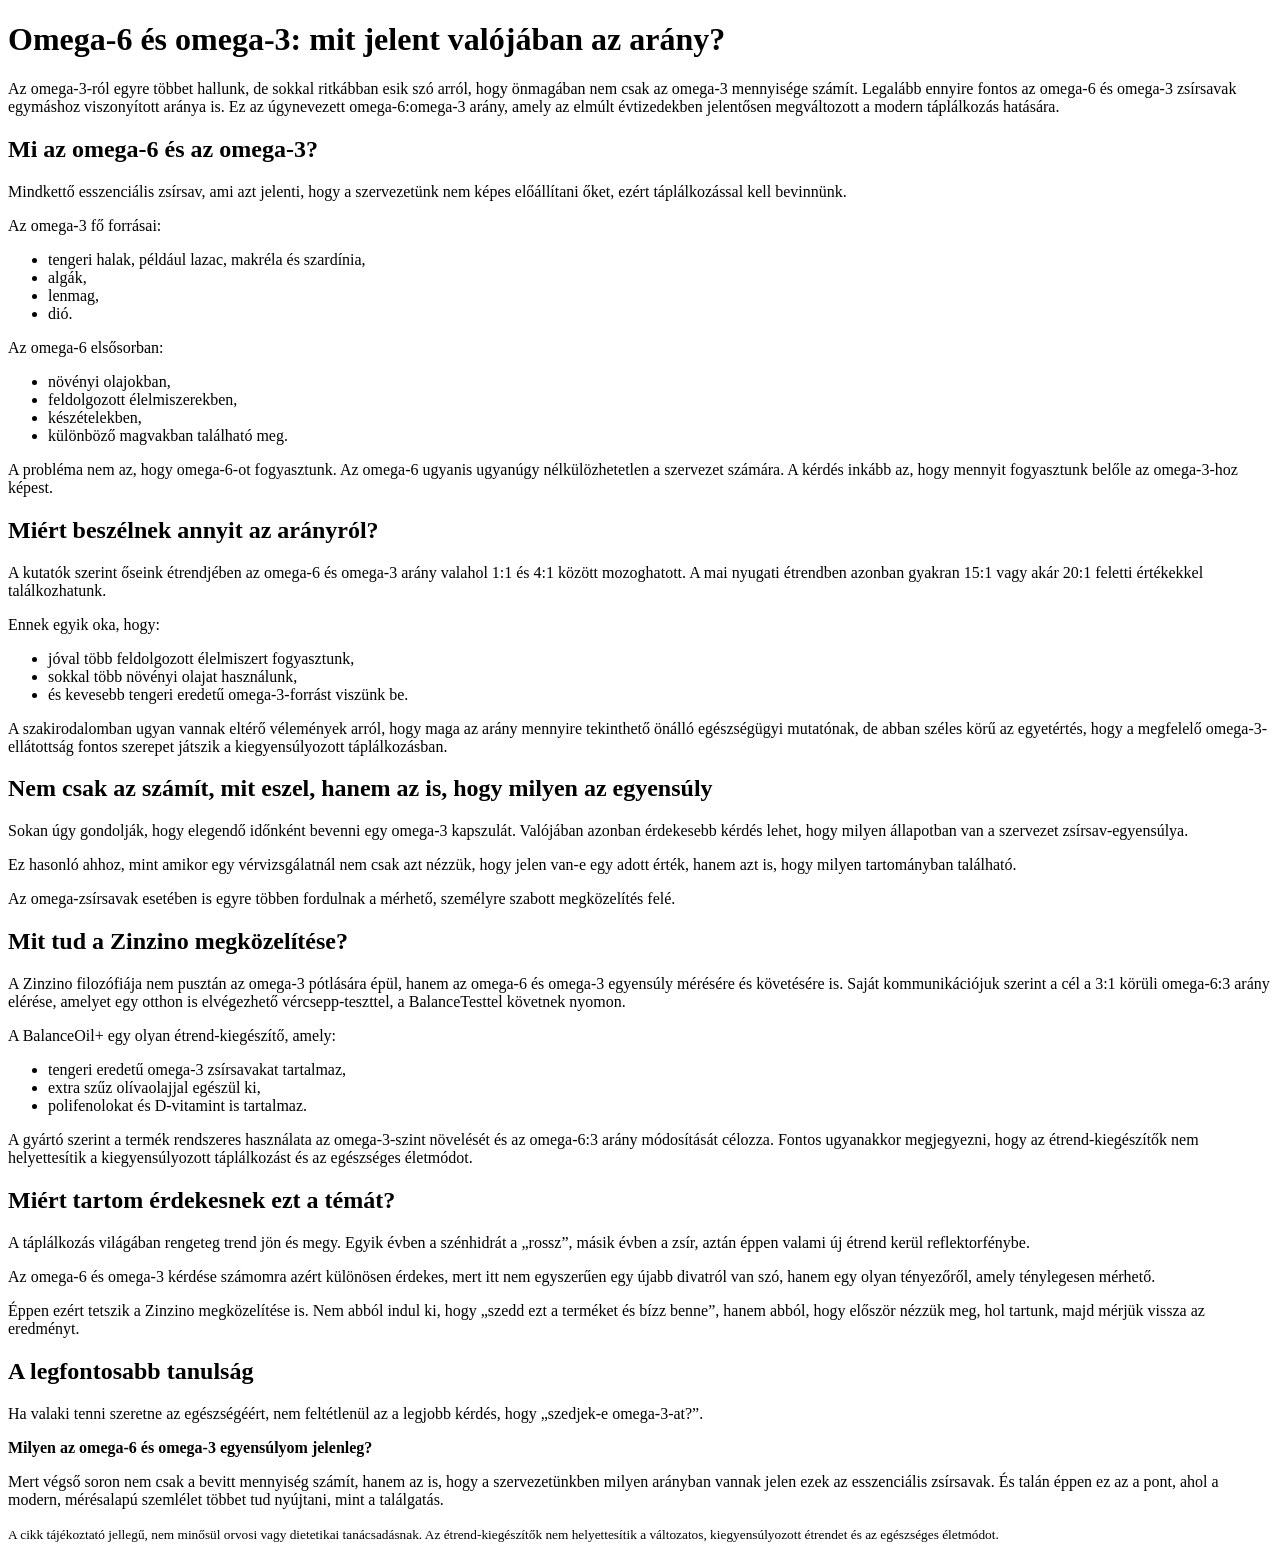
<file: omega-6-omega-3-arany 3.html>
<!DOCTYPE html>
<html lang="hu">
<head>
  <meta charset="UTF-8">
  <meta name="viewport" content="width=device-width, initial-scale=1.0">
  <title>Omega-6 és omega-3: mit jelent valójában az arány?</title>
</head>
<body>
  <h1>Omega-6 és omega-3: mit jelent valójában az arány?</h1>

  <p>Az omega-3-ról egyre többet hallunk, de sokkal ritkábban esik szó arról, hogy önmagában nem csak az omega-3 mennyisége számít. Legalább ennyire fontos az omega-6 és omega-3 zsírsavak egymáshoz viszonyított aránya is. Ez az úgynevezett omega-6:omega-3 arány, amely az elmúlt évtizedekben jelentősen megváltozott a modern táplálkozás hatására.</p>

  <h2>Mi az omega-6 és az omega-3?</h2>

  <p>Mindkettő esszenciális zsírsav, ami azt jelenti, hogy a szervezetünk nem képes előállítani őket, ezért táplálkozással kell bevinnünk.</p>

  <p>Az omega-3 fő forrásai:</p>
  <ul>
    <li>tengeri halak, például lazac, makréla és szardínia,</li>
    <li>algák,</li>
    <li>lenmag,</li>
    <li>dió.</li>
  </ul>

  <p>Az omega-6 elsősorban:</p>
  <ul>
    <li>növényi olajokban,</li>
    <li>feldolgozott élelmiszerekben,</li>
    <li>készételekben,</li>
    <li>különböző magvakban található meg.</li>
  </ul>

  <p>A probléma nem az, hogy omega-6-ot fogyasztunk. Az omega-6 ugyanis ugyanúgy nélkülözhetetlen a szervezet számára. A kérdés inkább az, hogy mennyit fogyasztunk belőle az omega-3-hoz képest.</p>

  <h2>Miért beszélnek annyit az arányról?</h2>

  <p>A kutatók szerint őseink étrendjében az omega-6 és omega-3 arány valahol 1:1 és 4:1 között mozoghatott. A mai nyugati étrendben azonban gyakran 15:1 vagy akár 20:1 feletti értékekkel találkozhatunk.</p>

  <p>Ennek egyik oka, hogy:</p>
  <ul>
    <li>jóval több feldolgozott élelmiszert fogyasztunk,</li>
    <li>sokkal több növényi olajat használunk,</li>
    <li>és kevesebb tengeri eredetű omega-3-forrást viszünk be.</li>
  </ul>

  <p>A szakirodalomban ugyan vannak eltérő vélemények arról, hogy maga az arány mennyire tekinthető önálló egészségügyi mutatónak, de abban széles körű az egyetértés, hogy a megfelelő omega-3-ellátottság fontos szerepet játszik a kiegyensúlyozott táplálkozásban.</p>

  <h2>Nem csak az számít, mit eszel, hanem az is, hogy milyen az egyensúly</h2>

  <p>Sokan úgy gondolják, hogy elegendő időnként bevenni egy omega-3 kapszulát. Valójában azonban érdekesebb kérdés lehet, hogy milyen állapotban van a szervezet zsírsav-egyensúlya.</p>

  <p>Ez hasonló ahhoz, mint amikor egy vérvizsgálatnál nem csak azt nézzük, hogy jelen van-e egy adott érték, hanem azt is, hogy milyen tartományban található.</p>

  <p>Az omega-zsírsavak esetében is egyre többen fordulnak a mérhető, személyre szabott megközelítés felé.</p>

  <h2>Mit tud a Zinzino megközelítése?</h2>

  <p>A Zinzino filozófiája nem pusztán az omega-3 pótlására épül, hanem az omega-6 és omega-3 egyensúly mérésére és követésére is. Saját kommunikációjuk szerint a cél a 3:1 körüli omega-6:3 arány elérése, amelyet egy otthon is elvégezhető vércsepp-teszttel, a BalanceTesttel követnek nyomon.</p>

  <p>A BalanceOil+ egy olyan étrend-kiegészítő, amely:</p>
  <ul>
    <li>tengeri eredetű omega-3 zsírsavakat tartalmaz,</li>
    <li>extra szűz olívaolajjal egészül ki,</li>
    <li>polifenolokat és D-vitamint is tartalmaz.</li>
  </ul>

  <p>A gyártó szerint a termék rendszeres használata az omega-3-szint növelését és az omega-6:3 arány módosítását célozza. Fontos ugyanakkor megjegyezni, hogy az étrend-kiegészítők nem helyettesítik a kiegyensúlyozott táplálkozást és az egészséges életmódot.</p>

  <h2>Miért tartom érdekesnek ezt a témát?</h2>

  <p>A táplálkozás világában rengeteg trend jön és megy. Egyik évben a szénhidrát a „rossz”, másik évben a zsír, aztán éppen valami új étrend kerül reflektorfénybe.</p>

  <p>Az omega-6 és omega-3 kérdése számomra azért különösen érdekes, mert itt nem egyszerűen egy újabb divatról van szó, hanem egy olyan tényezőről, amely ténylegesen mérhető.</p>

  <p>Éppen ezért tetszik a Zinzino megközelítése is. Nem abból indul ki, hogy „szedd ezt a terméket és bízz benne”, hanem abból, hogy először nézzük meg, hol tartunk, majd mérjük vissza az eredményt.</p>

  <h2>A legfontosabb tanulság</h2>

  <p>Ha valaki tenni szeretne az egészségéért, nem feltétlenül az a legjobb kérdés, hogy „szedjek-e omega-3-at?”.</p>

  <p><strong>Milyen az omega-6 és omega-3 egyensúlyom jelenleg?</strong></p>

  <p>Mert végső soron nem csak a bevitt mennyiség számít, hanem az is, hogy a szervezetünkben milyen arányban vannak jelen ezek az esszenciális zsírsavak. És talán éppen ez az a pont, ahol a modern, mérésalapú szemlélet többet tud nyújtani, mint a találgatás.</p>

  <p><small>A cikk tájékoztató jellegű, nem minősül orvosi vagy dietetikai tanácsadásnak. Az étrend-kiegészítők nem helyettesítik a változatos, kiegyensúlyozott étrendet és az egészséges életmódot.</small></p>
</body>
</html>
</file>
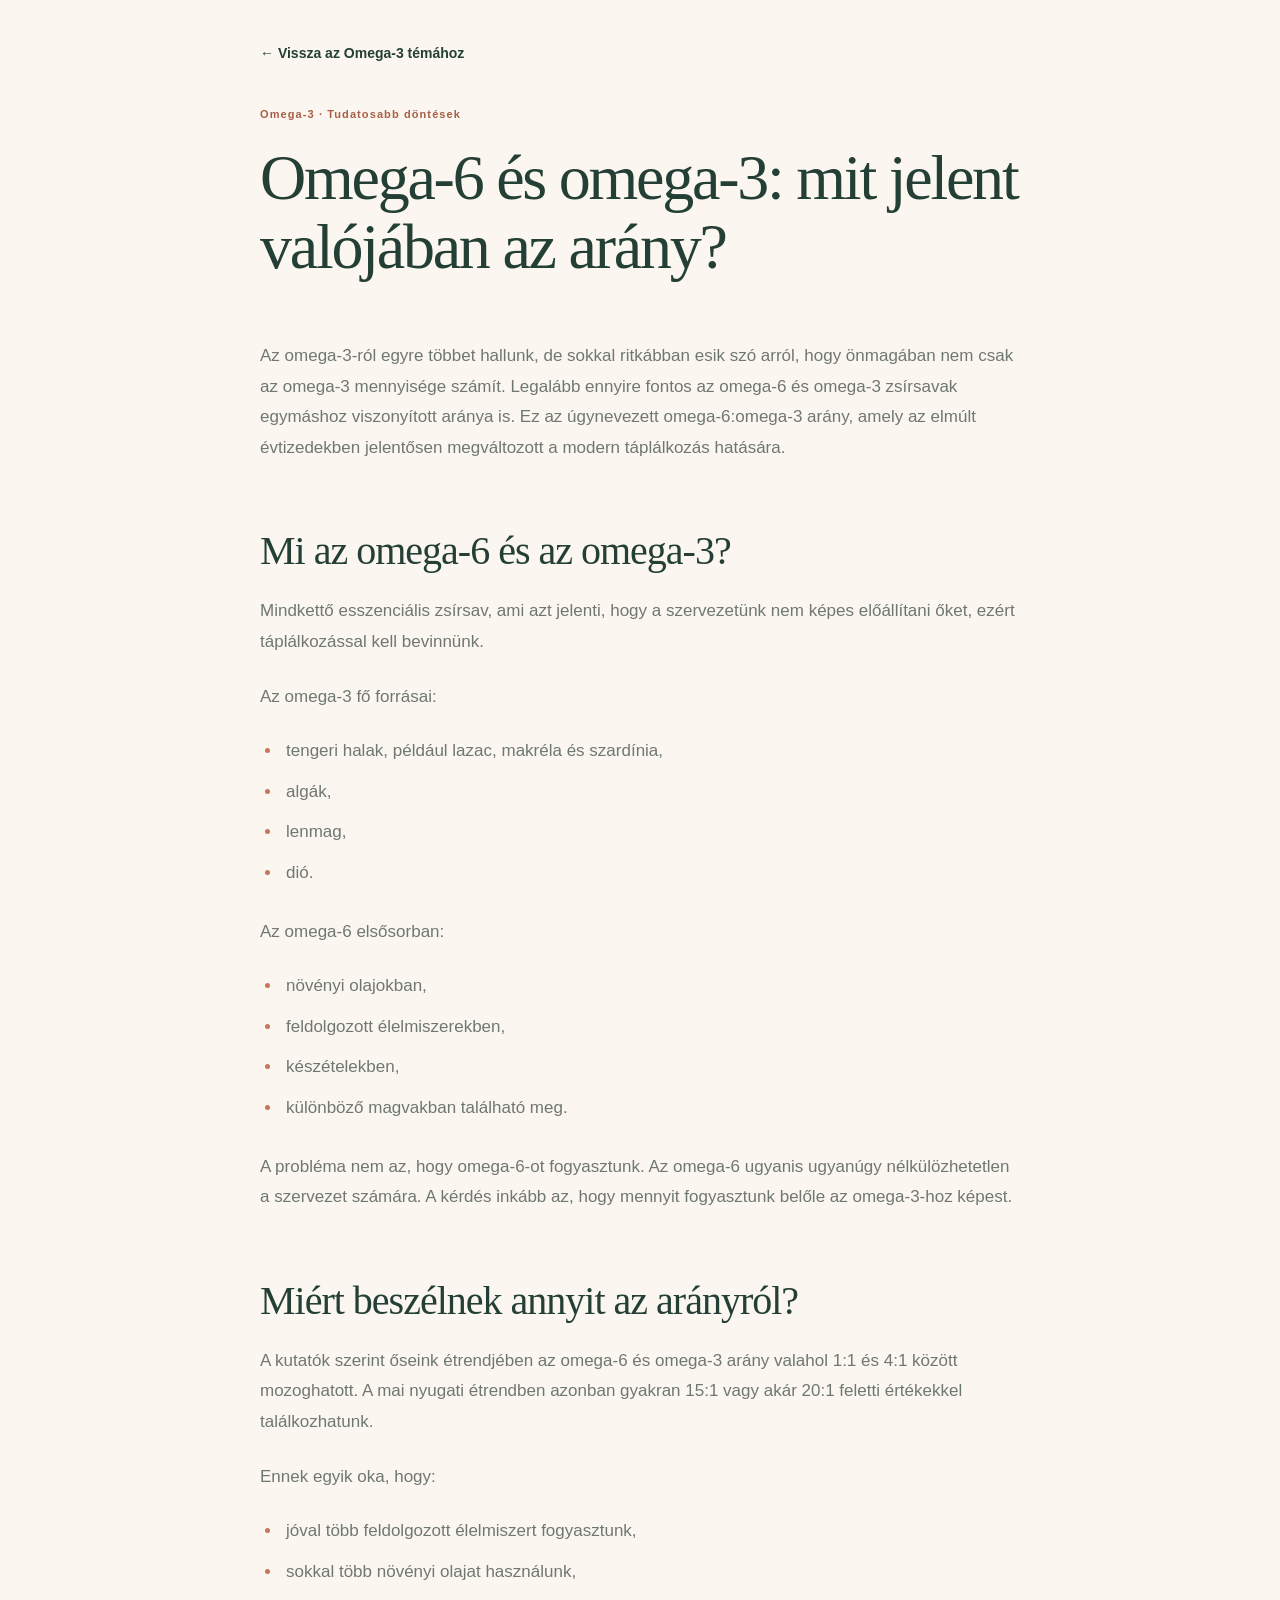
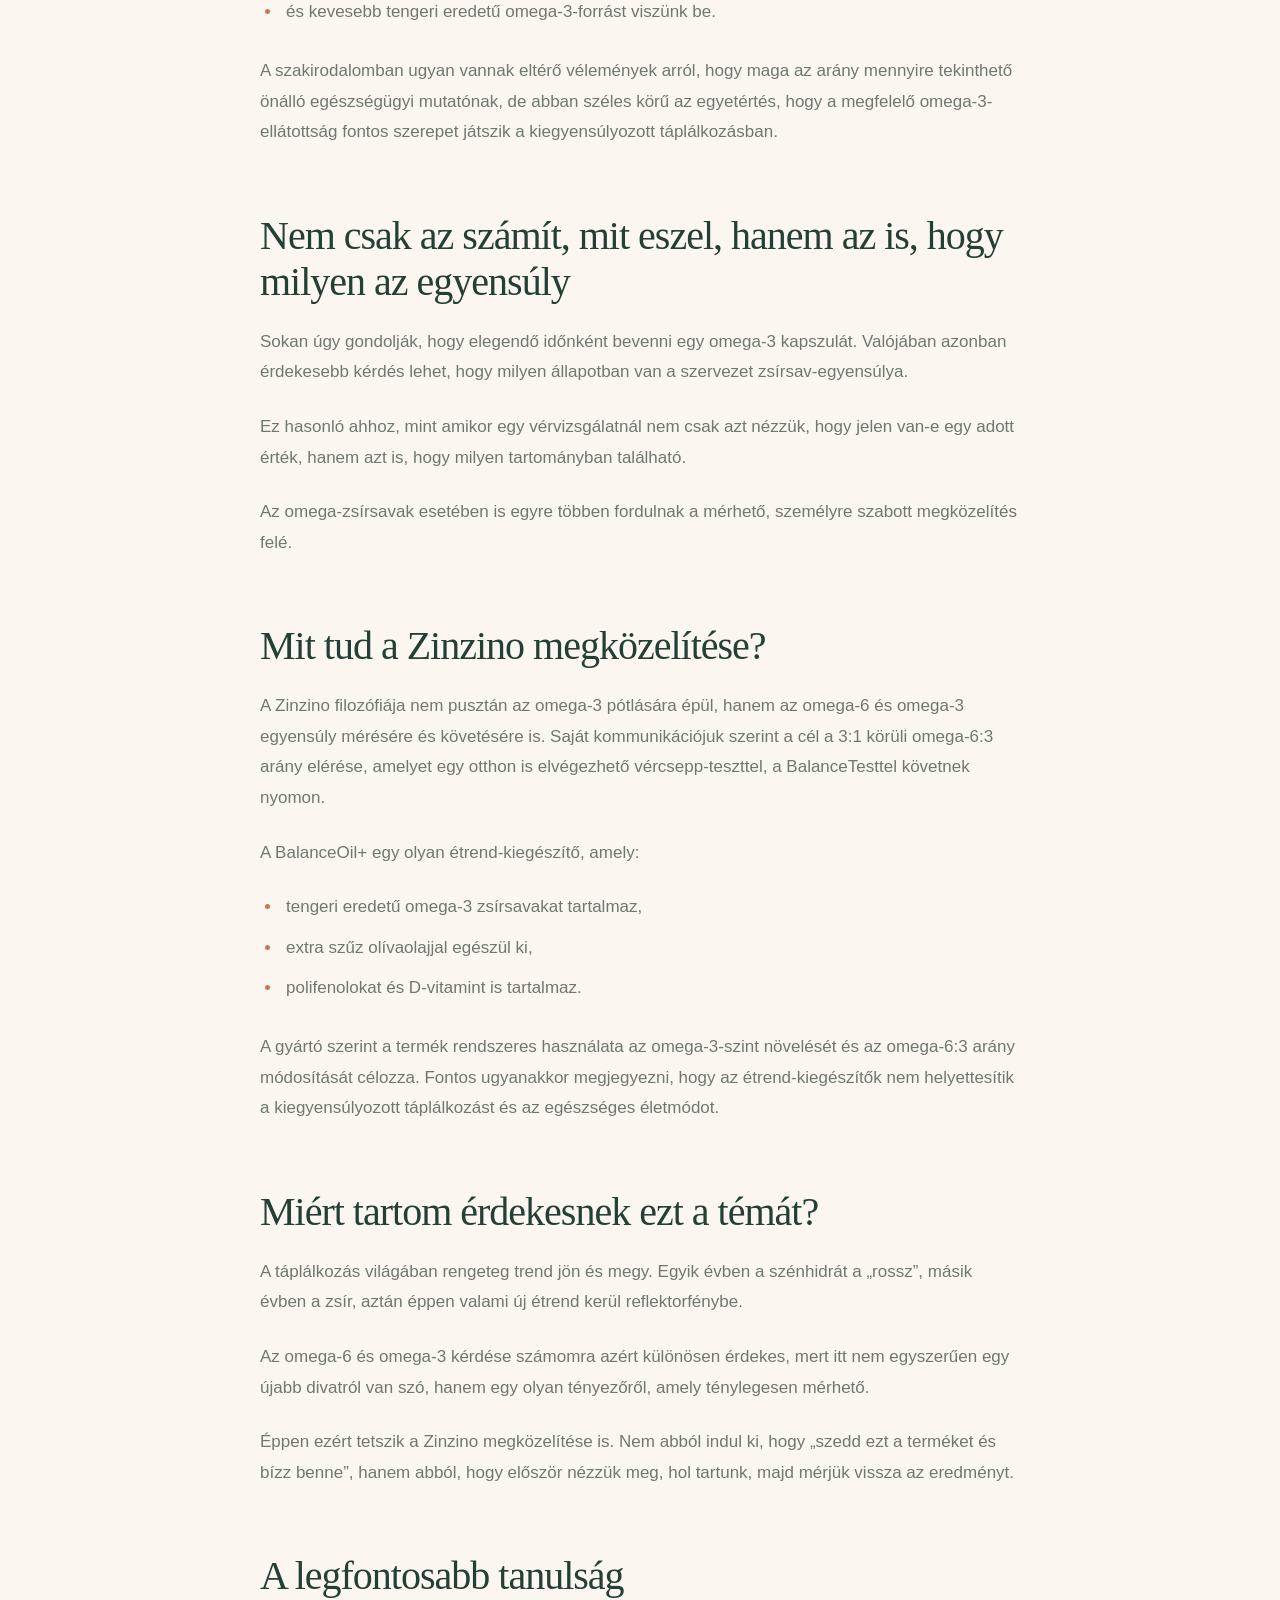
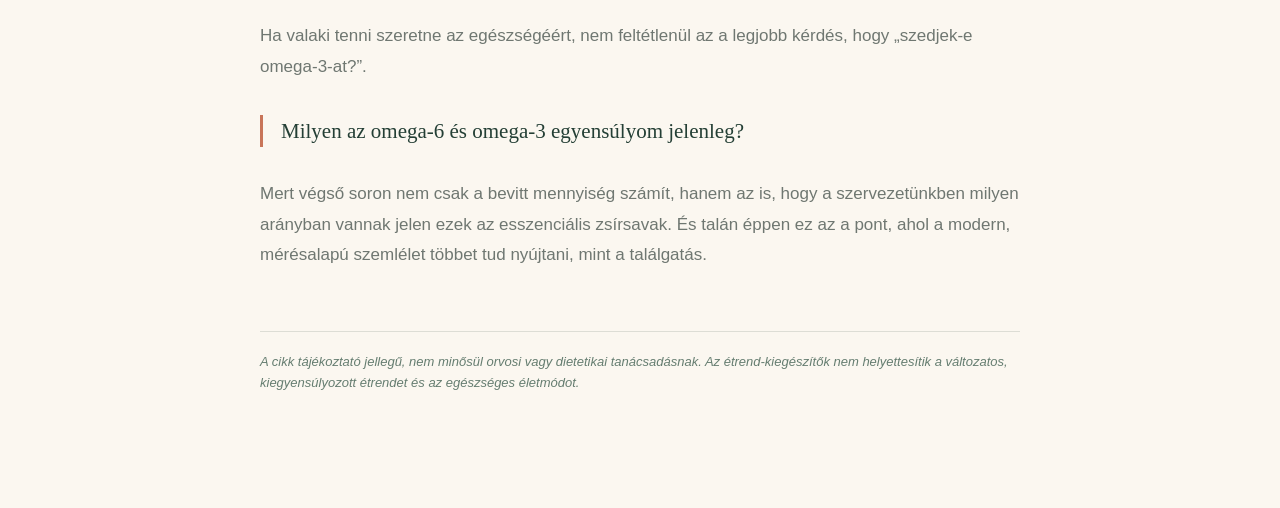
<file: omega-6-omega-3-arany.html>
<!DOCTYPE html>
<html lang="hu">
<head>
  <meta charset="UTF-8">
  <meta name="viewport" content="width=device-width, initial-scale=1.0">
  <meta name="description" content="Kati | Tudatosabb mindennapok – Omega-6 és omega-3: mit jelent valójában az arány?">
  <title>Omega-6 és omega-3: mit jelent valójában az arány? | Kati</title>
  <link rel="stylesheet" href="styles.css">
</head>

<body>
  <article>
    <a href="omega-3.html" class="back-button">← Vissza az Omega-3 témához</a>

    <header>
      <p class="article-meta">Omega-3 · Tudatosabb döntések</p>
      <h1>Omega-6 és omega-3: mit jelent valójában az arány?</h1>
    </header>

  <p>Az omega-3-ról egyre többet hallunk, de sokkal ritkábban esik szó arról, hogy önmagában nem csak az omega-3 mennyisége számít. Legalább ennyire fontos az omega-6 és omega-3 zsírsavak egymáshoz viszonyított aránya is. Ez az úgynevezett omega-6:omega-3 arány, amely az elmúlt évtizedekben jelentősen megváltozott a modern táplálkozás hatására.</p>

  <h2>Mi az omega-6 és az omega-3?</h2>

  <p>Mindkettő esszenciális zsírsav, ami azt jelenti, hogy a szervezetünk nem képes előállítani őket, ezért táplálkozással kell bevinnünk.</p>

  <p>Az omega-3 fő forrásai:</p>
  <ul>
    <li>tengeri halak, például lazac, makréla és szardínia,</li>
    <li>algák,</li>
    <li>lenmag,</li>
    <li>dió.</li>
  </ul>

  <p>Az omega-6 elsősorban:</p>
  <ul>
    <li>növényi olajokban,</li>
    <li>feldolgozott élelmiszerekben,</li>
    <li>készételekben,</li>
    <li>különböző magvakban található meg.</li>
  </ul>

  <p>A probléma nem az, hogy omega-6-ot fogyasztunk. Az omega-6 ugyanis ugyanúgy nélkülözhetetlen a szervezet számára. A kérdés inkább az, hogy mennyit fogyasztunk belőle az omega-3-hoz képest.</p>

  <h2>Miért beszélnek annyit az arányról?</h2>

  <p>A kutatók szerint őseink étrendjében az omega-6 és omega-3 arány valahol 1:1 és 4:1 között mozoghatott. A mai nyugati étrendben azonban gyakran 15:1 vagy akár 20:1 feletti értékekkel találkozhatunk.</p>

  <p>Ennek egyik oka, hogy:</p>
  <ul>
    <li>jóval több feldolgozott élelmiszert fogyasztunk,</li>
    <li>sokkal több növényi olajat használunk,</li>
    <li>és kevesebb tengeri eredetű omega-3-forrást viszünk be.</li>
  </ul>

  <p>A szakirodalomban ugyan vannak eltérő vélemények arról, hogy maga az arány mennyire tekinthető önálló egészségügyi mutatónak, de abban széles körű az egyetértés, hogy a megfelelő omega-3-ellátottság fontos szerepet játszik a kiegyensúlyozott táplálkozásban.</p>

  <h2>Nem csak az számít, mit eszel, hanem az is, hogy milyen az egyensúly</h2>

  <p>Sokan úgy gondolják, hogy elegendő időnként bevenni egy omega-3 kapszulát. Valójában azonban érdekesebb kérdés lehet, hogy milyen állapotban van a szervezet zsírsav-egyensúlya.</p>

  <p>Ez hasonló ahhoz, mint amikor egy vérvizsgálatnál nem csak azt nézzük, hogy jelen van-e egy adott érték, hanem azt is, hogy milyen tartományban található.</p>

  <p>Az omega-zsírsavak esetében is egyre többen fordulnak a mérhető, személyre szabott megközelítés felé.</p>

  <h2>Mit tud a Zinzino megközelítése?</h2>

  <p>A Zinzino filozófiája nem pusztán az omega-3 pótlására épül, hanem az omega-6 és omega-3 egyensúly mérésére és követésére is. Saját kommunikációjuk szerint a cél a 3:1 körüli omega-6:3 arány elérése, amelyet egy otthon is elvégezhető vércsepp-teszttel, a BalanceTesttel követnek nyomon.</p>

  <p>A BalanceOil+ egy olyan étrend-kiegészítő, amely:</p>
  <ul>
    <li>tengeri eredetű omega-3 zsírsavakat tartalmaz,</li>
    <li>extra szűz olívaolajjal egészül ki,</li>
    <li>polifenolokat és D-vitamint is tartalmaz.</li>
  </ul>

  <p>A gyártó szerint a termék rendszeres használata az omega-3-szint növelését és az omega-6:3 arány módosítását célozza. Fontos ugyanakkor megjegyezni, hogy az étrend-kiegészítők nem helyettesítik a kiegyensúlyozott táplálkozást és az egészséges életmódot.</p>

  <h2>Miért tartom érdekesnek ezt a témát?</h2>

  <p>A táplálkozás világában rengeteg trend jön és megy. Egyik évben a szénhidrát a „rossz”, másik évben a zsír, aztán éppen valami új étrend kerül reflektorfénybe.</p>

  <p>Az omega-6 és omega-3 kérdése számomra azért különösen érdekes, mert itt nem egyszerűen egy újabb divatról van szó, hanem egy olyan tényezőről, amely ténylegesen mérhető.</p>

  <p>Éppen ezért tetszik a Zinzino megközelítése is. Nem abból indul ki, hogy „szedd ezt a terméket és bízz benne”, hanem abból, hogy először nézzük meg, hol tartunk, majd mérjük vissza az eredményt.</p>

  <h2>A legfontosabb tanulság</h2>

  <p>Ha valaki tenni szeretne az egészségéért, nem feltétlenül az a legjobb kérdés, hogy „szedjek-e omega-3-at?”.</p>

  <p class="highlight-text">Milyen az omega-6 és omega-3 egyensúlyom jelenleg?</p>

  <p>Mert végső soron nem csak a bevitt mennyiség számít, hanem az is, hogy a szervezetünkben milyen arányban vannak jelen ezek az esszenciális zsírsavak. És talán éppen ez az a pont, ahol a modern, mérésalapú szemlélet többet tud nyújtani, mint a találgatás.</p>

  <p><small>A cikk tájékoztató jellegű, nem minősül orvosi vagy dietetikai tanácsadásnak. Az étrend-kiegészítők nem helyettesítik a változatos, kiegyensúlyozott étrendet és az egészséges életmódot.</small></p>
  </article>
</body>
</html>
</file>
<file: styles.css>
:root {
  --cream: #fbf7f0;
  --cream-deep: #f3eadf;
  --paper: #fffdf9;
  --green: #243f35;
  --green-soft: #657d70;
  --olive: #87927a;
  --terracotta: #c87559;
  --terracotta-dark: #a95d45;
  --gold: #d6a45c;
  --ink: #24302a;
  --muted: #6f7771;
  --line: rgba(36, 63, 53, 0.14);
  --shadow: 0 24px 60px rgba(55, 48, 39, 0.10);
  --radius: 24px;
  --max: 1160px;
}

* { box-sizing: border-box; }
html { scroll-behavior: smooth; }
body {
  margin: 0;
  background: var(--cream);
  color: var(--ink);
  font-family: Inter, ui-sans-serif, -apple-system, BlinkMacSystemFont, "Segoe UI", sans-serif;
  line-height: 1.65;
}
a { color: inherit; text-decoration: none; }
button { font: inherit; }

.container {
  width: min(calc(100% - 40px), var(--max));
  margin: 0 auto;
}
.narrow { max-width: 790px; }
.section { padding: 110px 0; }

.site-header {
  position: sticky;
  top: 0;
  z-index: 10;
  background: rgba(251, 247, 240, 0.88);
  backdrop-filter: blur(16px);
  border-bottom: 1px solid var(--line);
}
.nav-wrap {
  min-height: 76px;
  display: flex;
  align-items: center;
  justify-content: space-between;
  gap: 30px;
}
.brand {
  display: inline-flex;
  align-items: center;
  gap: 11px;
  font-size: 15px;
  font-weight: 650;
  letter-spacing: -0.01em;
}
.brand strong { color: var(--terracotta); margin: 0 2px; }
.brand-mark {
  width: 35px;
  height: 35px;
  border-radius: 50%;
  display: grid;
  place-items: center;
  background: var(--green);
  color: white;
  font-family: Georgia, serif;
  font-size: 18px;
}
.nav { display: flex; align-items: center; gap: 28px; font-size: 14px; }
.nav a { color: var(--green); }
.nav a:hover { color: var(--terracotta-dark); }
.nav-cta {
  padding: 10px 17px;
  border: 1px solid var(--green);
  border-radius: 999px;
}
.nav-cta:hover { background: var(--green); color: white !important; }

.hero {
  position: relative;
  overflow: hidden;
  min-height: 690px;
  display: grid;
  align-items: center;
}
.hero-grid {
  display: grid;
  grid-template-columns: 1.02fr .98fr;
  align-items: center;
  gap: 65px;
  padding: 80px 0 90px;
}
.eyebrow, .section-kicker, .card-label, .article-meta {
  font-size: 11px;
  font-weight: 800;
  letter-spacing: .18em;
  color: var(--terracotta-dark);
}
.eyebrow { margin: 0 0 22px; }
h1, h2, h3 { color: var(--green); margin-top: 0; }
h1, h2 {
  font-family: Georgia, "Times New Roman", serif;
  font-weight: 500;
  letter-spacing: -.035em;
}
h1 {
  font-size: clamp(50px, 6vw, 76px);
  line-height: 1.03;
  margin-bottom: 28px;
}
h1 em, h2 em { color: var(--terracotta); font-style: italic; }
.hero-text {
  max-width: 590px;
  font-size: 18px;
  color: var(--muted);
  margin-bottom: 34px;
}
.hero-actions { display: flex; align-items: center; gap: 24px; flex-wrap: wrap; }

.button {
  display: inline-flex;
  align-items: center;
  justify-content: center;
  gap: 12px;
  border-radius: 999px;
  padding: 14px 22px;
  font-weight: 750;
  font-size: 14px;
  border: 1px solid transparent;
  transition: transform .2s ease, box-shadow .2s ease, background .2s ease;
}
.button:hover { transform: translateY(-2px); }
.button-primary {
  background: var(--green);
  color: white;
  box-shadow: 0 12px 25px rgba(36, 63, 53, .18);
}
.button-primary:hover { background: #183128; }
.button-outline { border-color: var(--green); color: var(--green); }
.button-outline:hover { background: var(--green); color: white; }
.text-link {
  font-size: 14px;
  font-weight: 700;
  color: var(--green);
  border-bottom: 1px solid var(--terracotta);
  padding-bottom: 2px;
}

.hero-visual { min-height: 490px; position: relative; }
.hero-card {
  position: absolute;
  inset: 20px 0 0 35px;
  border-radius: 45% 45% 28px 28px;
  background:
    radial-gradient(circle at 65% 25%, rgba(214,164,92,.45), transparent 18%),
    radial-gradient(circle at 30% 70%, rgba(200,117,89,.26), transparent 22%),
    linear-gradient(145deg, #dfe2d2, #bfcbb9 48%, #8b9d8b);
  box-shadow: var(--shadow);
  overflow: hidden;
}
.hero-card::before {
  content: "";
  position: absolute;
  width: 270px; height: 270px;
  border: 1px solid rgba(255,255,255,.6);
  border-radius: 50%;
  right: -65px; top: 70px;
}
.hero-card::after {
  content: "";
  position: absolute;
  width: 420px; height: 420px;
  border: 1px solid rgba(255,255,255,.3);
  border-radius: 50%;
  left: -150px; bottom: -200px;
}
.hero-circle {
  position: absolute;
  width: 245px; height: 245px;
  border-radius: 50%;
  left: 20%;
  top: 20%;
  background: rgba(255, 250, 238, .72);
  box-shadow: inset 0 0 0 1px rgba(255,255,255,.7);
}
.hero-card-glow {
  position: absolute;
  width: 150px; height: 150px;
  border-radius: 50%;
  right: 12%;
  bottom: 18%;
  background: rgba(200,117,89,.56);
  filter: blur(3px);
}
.hero-note {
  position: absolute;
  z-index: 2;
  left: 13%;
  bottom: 12%;
  background: rgba(255,253,249,.92);
  padding: 16px 20px;
  border-radius: 17px;
  box-shadow: 0 14px 35px rgba(42,50,44,.13);
  color: var(--green);
  font-family: Georgia, serif;
  font-size: 17px;
  line-height: 1.35;
}
.note-dot {
  display: inline-block;
  width: 9px; height: 9px;
  background: var(--terracotta);
  border-radius: 50%;
  margin-right: 8px;
}
.hero-decoration { position: absolute; border-radius: 50%; pointer-events: none; }
.hero-decoration-one {
  width: 320px; height: 320px;
  right: -170px; top: 110px;
  border: 1px solid rgba(200,117,89,.25);
}
.hero-decoration-two {
  width: 180px; height: 180px;
  left: -100px; bottom: -80px;
  background: rgba(214,164,92,.10);
}

.intro { text-align: center; }
.section-kicker { margin: 0 0 15px; }
.intro h2, .section-heading h2, .about-copy h2 {
  font-size: clamp(38px, 4vw, 52px);
  line-height: 1.1;
  margin-bottom: 20px;
}
.lead {
  font-family: Georgia, serif;
  font-size: 23px;
  color: var(--muted);
  line-height: 1.55;
  margin: 0 auto;
}

.section-soft { background: var(--cream-deep); }
.section-heading {
  display: flex;
  align-items: end;
  justify-content: space-between;
  gap: 30px;
  margin-bottom: 42px;
}
.section-heading h2 { margin-bottom: 0; }
.section-description {
  max-width: 360px;
  color: var(--muted);
  margin: 0 0 5px;
  font-size: 14px;
}
.topic-grid { display: grid; grid-template-columns: repeat(3, 1fr); gap: 20px; }
.topic-card {
  min-height: 355px;
  padding: 31px;
  border-radius: var(--radius);
  position: relative;
  overflow: hidden;
  transition: transform .25s ease, box-shadow .25s ease;
}
.topic-card:hover { transform: translateY(-5px); box-shadow: var(--shadow); }
.topic-card::after {
  content: "";
  position: absolute;
  width: 170px; height: 170px;
  border-radius: 50%;
  right: -75px; bottom: -75px;
  background: rgba(255,255,255,.28);
}
.topic-omega { background: #e9dfcc; }
.topic-gut { background: #d8e0d3; }
.topic-lifestyle { background: #edd6ca; }
  .topic-endometriosis {
  background: #f3df8c;
  border-color: #e6c85c;
}
.topic-icon {
  display: grid;
  place-items: center;
  width: 52px; height: 52px;
  border-radius: 50%;
  background: rgba(255,255,255,.68);
  color: var(--green);
  font-family: Georgia, serif;
  font-size: 28px;
  margin-bottom: 35px;
}
.card-label { color: var(--green-soft); margin-bottom: 8px; }
.topic-card h3 { font-family: Georgia, serif; font-size: 29px; font-weight: 500; line-height: 1.15; margin-bottom: 13px; }
.topic-card p:not(.card-label) { color: #59665e; font-size: 14px; }
.topic-card a {
  position: absolute; left: 31px; bottom: 27px;
  font-size: 13px; font-weight: 800; color: var(--green);
}

.articles { background: var(--paper); }
.coming-soon {
  font-size: 10px;
  font-weight: 800;
  letter-spacing: .14em;
  color: var(--terracotta-dark);
  border: 1px solid rgba(200,117,89,.35);
  padding: 8px 12px;
  border-radius: 999px;
}
.article-grid { display: grid; grid-template-columns: repeat(3, 1fr); gap: 22px; }
.article-card {
  border: 1px solid var(--line);
  border-radius: 22px;
  overflow: hidden;
  background: var(--paper);
  transition: transform .25s ease, box-shadow .25s ease;
}
.article-card:hover { transform: translateY(-4px); box-shadow: var(--shadow); }
.article-image {
  height: 190px;
  display: flex;
  align-items: end;
  padding: 20px;
  font-size: 11px;
  font-weight: 800;
  letter-spacing: .16em;
  color: var(--green);
}
.article-image-omega { background: radial-gradient(circle at 65% 35%, #f9e4bf, transparent 22%), linear-gradient(135deg, #d7dfd0, #b7c5b2); }
.article-image-ratio { background: radial-gradient(circle at 30% 35%, #e9c49d, transparent 20%), linear-gradient(135deg, #eee4d6, #d3c4b2); }
.article-image-gut { background: radial-gradient(circle at 70% 35%, #e5c1b3, transparent 20%), linear-gradient(135deg, #d9e0d3, #b6c5b4); }
.article-content { padding: 25px; }
.article-meta { color: var(--terracotta-dark); margin: 0 0 10px; letter-spacing: .1em; }
.article-content h3 {
  font-family: Georgia, serif;
  font-weight: 500;
  font-size: 24px;
  line-height: 1.2;
  margin-bottom: 12px;
}
.article-content p:not(.article-meta) { font-size: 14px; color: var(--muted); }
.disabled-link { color: var(--green-soft); font-size: 13px; font-weight: 800; }

.about-grid {
  display: grid;
  grid-template-columns: .85fr 1.15fr;
  gap: 85px;
  align-items: center;
}
.about-photo-wrap { position: relative; max-width: 430px; margin: 0 auto; }
.about-photo {
  display: block;
  width: 100%;
  aspect-ratio: 4 / 5;
  object-fit: cover;
  object-position: center top;
  border-radius: 28px;
  position: relative;
  z-index: 2;
  box-shadow: var(--shadow);
}
.about-accent {
  position: absolute;
  width: 120px; height: 120px;
  border-radius: 50%;
  background: var(--terracotta);
  right: -38px; top: -38px;
  opacity: .75;
}
.about-copy h2 { margin-bottom: 27px; }
.about-copy > p:not(.section-kicker) { color: var(--muted); max-width: 620px; }
.highlight-text {
  color: var(--green) !important;
  font-family: Georgia, serif;
  font-size: 21px;
  border-left: 3px solid var(--terracotta);
  padding-left: 18px;
  margin: 27px 0;
}

.contact { background: var(--green); color: #e9eee8; }
.contact-box {
  display: grid;
  grid-template-columns: 1.05fr .95fr;
  gap: 80px;
  align-items: center;
}
.contact h2 { color: white; font-size: clamp(45px, 5vw, 64px); line-height: 1.03; }
.contact-copy > p:not(.section-kicker) { color: #bfcac3; max-width: 530px; }
.contact .section-kicker { color: #e3b17b; }
.contact-placeholder {
  background: rgba(255,255,255,.08);
  border: 1px solid rgba(255,255,255,.13);
  border-radius: 25px;
  padding: 34px;
}
.placeholder-icon {
  width: 46px; height: 46px; border-radius: 50%;
  display: grid; place-items: center;
  background: rgba(227,177,123,.16);
  color: #e3b17b;
  margin-bottom: 25px;
}
.contact-placeholder h3 { color: white; font-family: Georgia, serif; font-size: 28px; font-weight: 500; }
.contact-placeholder p { color: #bfcac3; font-size: 14px; margin-bottom: 22px; }
.contact-placeholder .button[disabled] { opacity: .55; cursor: not-allowed; }

.site-footer { background: #193128; color: #b7c4bd; padding: 27px 0; font-size: 12px; }
.footer-wrap { display: flex; justify-content: space-between; gap: 20px; }
.footer-wrap p { margin: 0; }
.footer-note { text-align: right; }

@media (max-width: 900px) {
  .hero-grid, .about-grid, .contact-box { grid-template-columns: 1fr; }
  .hero-grid { gap: 20px; }
  .hero-visual { min-height: 420px; }
  .hero-card { inset: 10px 15% 0 5%; }
  .topic-grid, .article-grid { grid-template-columns: 1fr; }
  .topic-card { min-height: 300px; }
  .about-grid { gap: 55px; }
  .about-photo-wrap { max-width: 390px; }
  .contact-box { gap: 45px; }
}

@media (max-width: 680px) {
  .container { width: min(calc(100% - 28px), var(--max)); }
  .nav { gap: 12px; }
  .nav a:not(.nav-cta) { display: none; }
  .brand { font-size: 13px; }
  .brand-mark { width: 32px; height: 32px; }
  .section { padding: 80px 0; }
  .hero-grid { padding: 65px 0 70px; }
  h1 { font-size: 48px; }
  .hero-text { font-size: 16px; }
  .hero-visual { min-height: 340px; }
  .hero-card { inset: 0 4% 0 4%; }
  .hero-note { left: 8%; bottom: 8%; }
  .section-heading { align-items: start; flex-direction: column; }
  .footer-wrap { flex-direction: column; }
  .footer-note { text-align: left; }
}
.email-link {
  display: block;
  margin-top: 10px;
}

/* =========================================================
   Cikk- és témaoldalak
   Csak a <body> közvetlen <article> elemére vonatkozik,
   így nem érinti a főoldal kártyáit (topic-card, article-card).
   ========================================================= */

body > article {
  max-width: 800px;
  margin: 0 auto;
  padding: 40px 20px 90px;
}

/* Vissza gomb */
.back-button {
  display: inline-block;
  margin-bottom: 40px;
  font-size: 14px;
  font-weight: 700;
  color: var(--green);
  transition: color .2s ease, transform .2s ease;
}
.back-button:hover {
  color: var(--terracotta-dark);
  transform: translateX(-3px);
}

/* Fejléc */
body > article > header { margin-bottom: 60px; }
body > article > header .article-meta { margin-bottom: 18px; }

body > article h1 {
  font-family: Georgia, "Times New Roman", serif;
  font-size: clamp(42px, 6vw, 64px);
  line-height: 1.08;
  font-weight: 500;
  letter-spacing: -.035em;
  color: var(--green);
  margin: 0;
}

body > article h2 {
  font-family: Georgia, "Times New Roman", serif;
  font-size: clamp(30px, 4vw, 40px);
  line-height: 1.15;
  font-weight: 500;
  letter-spacing: -.025em;
  color: var(--green);
  margin: 65px 0 22px;
}

body > article h3 {
  font-family: Georgia, "Times New Roman", serif;
  font-size: 24px;
  line-height: 1.4;
  font-weight: 500;
  color: var(--green);
  border-left: 3px solid var(--terracotta);
  padding-left: 20px;
  margin: 55px 0 28px;
}

/* Szövegtörzs */
body > article p,
body > article li {
  font-size: 17px;
  line-height: 1.8;
  color: var(--muted);
}
body > article p { margin: 0 0 24px; }
body > article strong { color: var(--ink); font-weight: 700; }

body > article ul {
  margin: 0 0 28px;
  padding-left: 22px;
}
body > article li { margin-bottom: 10px; padding-left: 4px; }
body > article li::marker { color: var(--terracotta); }

body > article section { margin: 0; }

/* Kiemelés cikken belül */
body > article .highlight-text {
  font-size: 21px;
  line-height: 1.55;
  margin: 32px 0;
}

/* Jogi / tájékoztató megjegyzés a cikk végén */
body > article small {
  display: block;
  margin-top: 60px;
  padding-top: 20px;
  border-top: 1px solid var(--line);
  font-size: 13px;
  line-height: 1.6;
  font-style: italic;
  color: var(--green-soft);
}

/* =========================================================
   Témaoldalak (endometriozis.html, omega-3.html, eletmod.html)
   ========================================================= */

.topic-page-header .section-kicker { margin-bottom: 15px; }
.topic-page-header h1 { margin-bottom: 22px; }
.topic-page-intro {
  font-family: Georgia, serif;
  font-size: 20px !important;
  line-height: 1.6;
  max-width: 640px;
}

.topic-articles {
  display: grid;
  gap: 20px;
}

.topic-article-card {
  background: var(--paper);
  border: 1px solid var(--line);
  border-radius: 22px;
  padding: 28px 30px;
  transition: transform .25s ease, box-shadow .25s ease;
}
.topic-article-card:hover { transform: translateY(-4px); box-shadow: var(--shadow); }

body > article .topic-article-card h2 {
  font-size: 26px;
  line-height: 1.2;
  margin: 0 0 12px;
}
body > article .topic-article-card p:not(.article-meta) {
  font-size: 15px;
  margin-bottom: 18px;
}

.topic-article-link {
  font-size: 13px;
  font-weight: 800;
  color: var(--green);
  border-bottom: 1px solid var(--terracotta);
  padding-bottom: 2px;
}
.topic-article-link:hover { color: var(--terracotta-dark); }

/* Témaszínek a fejléc kiemeléséhez */
.topic-page-endometriosis .topic-page-header { border-left: 4px solid #e6c85c; padding-left: 24px; }
.topic-page-omega .topic-page-header { border-left: 4px solid #d6c3a0; padding-left: 24px; }
.topic-page-lifestyle .topic-page-header { border-left: 4px solid #e0b8a6; padding-left: 24px; }

@media (max-width: 680px) {
  body > article { padding-top: 30px; }
  body > article > header { margin-bottom: 40px; }
  body > article h2 { margin-top: 50px; }
  body > article h3 { font-size: 21px; padding-left: 15px; }
  .topic-article-card { padding: 22px; }
  .topic-page-intro { font-size: 18px !important; }
}
</file>
